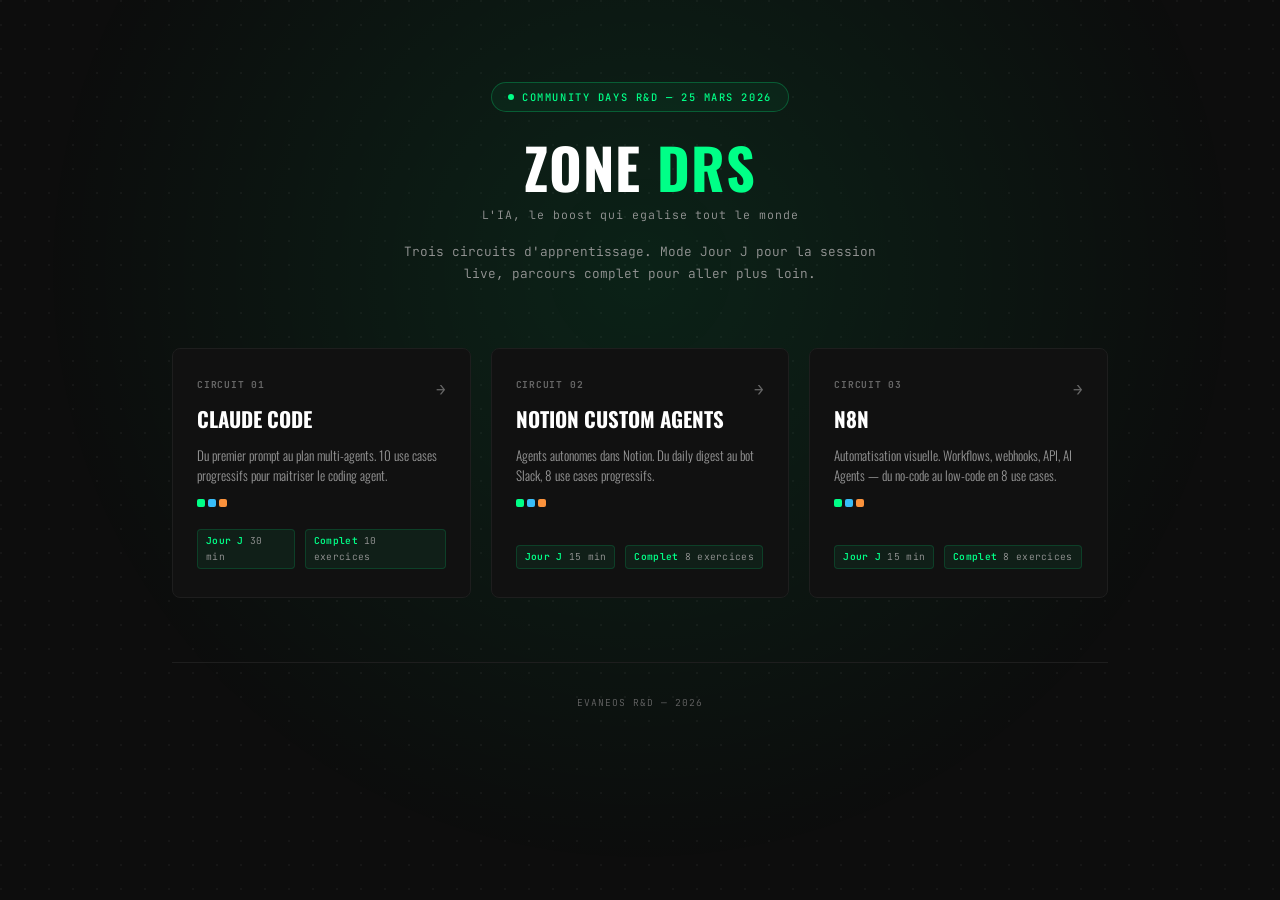
<file: index.html>
<!DOCTYPE html>
<html lang="fr">
<head>
<meta charset="UTF-8">
<meta name="viewport" content="width=device-width, initial-scale=1.0">
<title>Zone DRS — Community Days R&D 2026</title>
<link rel="icon" type="image/svg+xml" href="data:image/svg+xml,%3Csvg xmlns='http://www.w3.org/2000/svg' viewBox='0 0 32 32'%3E%3Crect width='32' height='32' rx='7' fill='%230D0D0D'/%3E%3Ctext x='16' y='22' text-anchor='middle' font-size='16' fill='%2300FF87'%3E%E2%9A%A1%3C/text%3E%3C/svg%3E">
<link href="https://fonts.googleapis.com/css2?family=Oswald:wght@400;500;600;700&family=JetBrains+Mono:wght@400;500;700&display=swap" rel="stylesheet">
<style>
  :root {
    --carbon: #0D0D0D;
    --card: #111111;
    --card-border: #1E1E1E;
    --neon: #00FF87;
    --neon-dim: rgba(0, 255, 135, 0.19);
    --neon-glow: rgba(0, 255, 135, 0.09);
    --gray-100: #E0E0E0;
    --gray-300: #999999;
    --gray-500: #666666;
    --gray-700: #333333;
  }

  * { margin: 0; padding: 0; box-sizing: border-box; }

  html, body {
    width: 100%;
    min-height: 100vh;
    background: var(--carbon);
    color: var(--gray-100);
    font-family: 'Oswald', sans-serif;
    font-weight: 300;
    line-height: 1.625;
  }

  body::before {
    content: '';
    position: fixed;
    inset: 0;
    background-image: radial-gradient(circle at 1px 1px, rgba(255,255,255,0.04) 1px, transparent 0);
    background-size: 24px 24px;
    pointer-events: none;
  }

  body::after {
    content: '';
    position: fixed;
    inset: 0;
    background: radial-gradient(ellipse 600px 600px at 50% 30%, var(--neon-glow), transparent);
    pointer-events: none;
  }

  .container {
    position: relative;
    z-index: 1;
    max-width: 1000px;
    margin: 0 auto;
    padding: 80px 32px 60px;
  }

  .header {
    text-align: center;
    margin-bottom: 64px;
  }

  .header-badge {
    display: inline-flex;
    align-items: center;
    gap: 8px;
    font-family: 'JetBrains Mono', monospace;
    font-size: 0.65rem;
    font-weight: 500;
    letter-spacing: 0.15em;
    text-transform: uppercase;
    padding: 6px 16px;
    border-radius: 20px;
    background: rgba(0, 255, 135, 0.05);
    color: var(--neon);
    border: 1px solid rgba(0, 255, 135, 0.25);
    margin-bottom: 24px;
  }

  .header-badge-dot {
    width: 6px;
    height: 6px;
    border-radius: 50%;
    background: var(--neon);
    animation: pulse-neon 2s ease-in-out infinite;
  }

  @keyframes pulse-neon {
    0%, 100% { opacity: 1; }
    50% { opacity: 0.4; }
  }

  .header h1 {
    font-family: 'Oswald', sans-serif;
    font-size: 3.5rem;
    font-weight: 700;
    letter-spacing: 0.02em;
    text-transform: uppercase;
    color: #fff;
    line-height: 1.1;
  }

  .header h1 span {
    color: var(--neon);
  }

  .header p {
    margin-top: 16px;
    color: var(--gray-300);
    font-family: 'JetBrains Mono', monospace;
    font-size: 0.8rem;
    max-width: 500px;
    margin-left: auto;
    margin-right: auto;
    line-height: 1.7;
  }

  .header-subtitle {
    font-family: 'JetBrains Mono', monospace;
    font-size: 0.72rem;
    letter-spacing: 0.08em;
    color: var(--gray-300);
    margin-top: 8px;
  }

  .cards {
    display: grid;
    grid-template-columns: repeat(3, 1fr);
    gap: 20px;
  }

  @media (max-width: 768px) {
    .cards { grid-template-columns: 1fr; }
    .header h1 { font-size: 2.4rem; }
  }

  .card {
    position: relative;
    background: var(--card);
    border: 1px solid var(--card-border);
    border-radius: 8px;
    padding: 28px 24px;
    text-decoration: none;
    color: inherit;
    transition: all 0.3s cubic-bezier(0.4, 0, 0.2, 1);
    display: flex;
    flex-direction: column;
    gap: 14px;
    overflow: hidden;
  }

  .card:hover {
    border-color: rgba(0, 255, 135, 0.3);
    box-shadow: 0 0 30px var(--neon-glow);
    transform: translateY(-3px);
  }

  .card-number {
    font-family: 'JetBrains Mono', monospace;
    font-size: 0.6rem;
    font-weight: 700;
    letter-spacing: 0.08em;
    color: var(--gray-500);
    text-transform: uppercase;
  }

  .card-title {
    font-family: 'Oswald', sans-serif;
    font-size: 1.3rem;
    font-weight: 700;
    line-height: 1.15;
    text-transform: uppercase;
    color: #fff;
  }

  .card-desc {
    font-size: 0.82rem;
    color: var(--gray-300);
    line-height: 1.55;
    font-weight: 300;
  }

  .card-meta {
    display: flex;
    gap: 10px;
    margin-top: auto;
    padding-top: 8px;
  }

  .card-meta-item {
    font-family: 'JetBrains Mono', monospace;
    font-size: 0.6rem;
    padding: 3px 8px;
    border-radius: 4px;
    background: rgba(0, 255, 135, 0.06);
    border: 1px solid rgba(0, 255, 135, 0.15);
    color: var(--gray-300);
    letter-spacing: 0.03em;
  }

  .card-meta-item strong {
    color: var(--neon);
    font-weight: 600;
  }

  .card-layers {
    display: flex;
    gap: 3px;
  }

  .card-layer-dot {
    width: 8px;
    height: 8px;
    border-radius: 2px;
  }

  .card-arrow {
    position: absolute;
    top: 28px;
    right: 24px;
    font-family: 'JetBrains Mono', monospace;
    font-size: 1rem;
    color: var(--gray-500);
    transition: all 0.3s;
  }

  .card:hover .card-arrow {
    color: var(--neon);
    transform: translateX(3px);
  }

  .footer {
    text-align: center;
    margin-top: 64px;
    padding-top: 32px;
    border-top: 1px solid var(--card-border);
  }

  .footer p {
    font-family: 'JetBrains Mono', monospace;
    font-size: 0.6rem;
    color: var(--gray-500);
    letter-spacing: 0.1em;
    text-transform: uppercase;
  }
</style>
</head>
<body>

<div class="container">
  <div class="header">
    <div class="header-badge">
      <span class="header-badge-dot"></span>
      Community Days R&D — 25 mars 2026
    </div>
    <h1>Zone <span>DRS</span></h1>
    <div class="header-subtitle">L'IA, le boost qui egalise tout le monde</div>
    <p>Trois circuits d'apprentissage. Mode Jour J pour la session live, parcours complet pour aller plus loin.</p>
  </div>

  <div class="cards">
    <a href="claude-code/" class="card">
      <span class="card-arrow">&rarr;</span>
      <div class="card-number">Circuit 01</div>
      <div class="card-title">Claude Code</div>
      <div class="card-desc">
        Du premier prompt au plan multi-agents. 10 use cases progressifs pour maitriser le coding agent.
      </div>
      <div class="card-layers">
        <div class="card-layer-dot" style="background:#00FF87"></div>
        <div class="card-layer-dot" style="background:#38bdf8"></div>
        <div class="card-layer-dot" style="background:#fb923c"></div>
      </div>
      <div class="card-meta">
        <div class="card-meta-item"><strong>Jour J</strong> 30 min</div>
        <div class="card-meta-item"><strong>Complet</strong> 10 exercices</div>
      </div>
    </a>

    <a href="notion-agents/" class="card">
      <span class="card-arrow">&rarr;</span>
      <div class="card-number">Circuit 02</div>
      <div class="card-title">Notion Custom Agents</div>
      <div class="card-desc">
        Agents autonomes dans Notion. Du daily digest au bot Slack, 8 use cases progressifs.
      </div>
      <div class="card-layers">
        <div class="card-layer-dot" style="background:#00FF87"></div>
        <div class="card-layer-dot" style="background:#38bdf8"></div>
        <div class="card-layer-dot" style="background:#fb923c"></div>
      </div>
      <div class="card-meta">
        <div class="card-meta-item"><strong>Jour J</strong> 15 min</div>
        <div class="card-meta-item"><strong>Complet</strong> 8 exercices</div>
      </div>
    </a>

    <a href="n8n/" class="card">
      <span class="card-arrow">&rarr;</span>
      <div class="card-number">Circuit 03</div>
      <div class="card-title">n8n</div>
      <div class="card-desc">
        Automatisation visuelle. Workflows, webhooks, API, AI Agents — du no-code au low-code en 8 use cases.
      </div>
      <div class="card-layers">
        <div class="card-layer-dot" style="background:#00FF87"></div>
        <div class="card-layer-dot" style="background:#38bdf8"></div>
        <div class="card-layer-dot" style="background:#fb923c"></div>
      </div>
      <div class="card-meta">
        <div class="card-meta-item"><strong>Jour J</strong> 15 min</div>
        <div class="card-meta-item"><strong>Complet</strong> 8 exercices</div>
      </div>
    </a>

  </div>

  <div class="footer">
    <p>Evaneos R&D — 2026</p>
  </div>
</div>

</body>
</html>
</file>
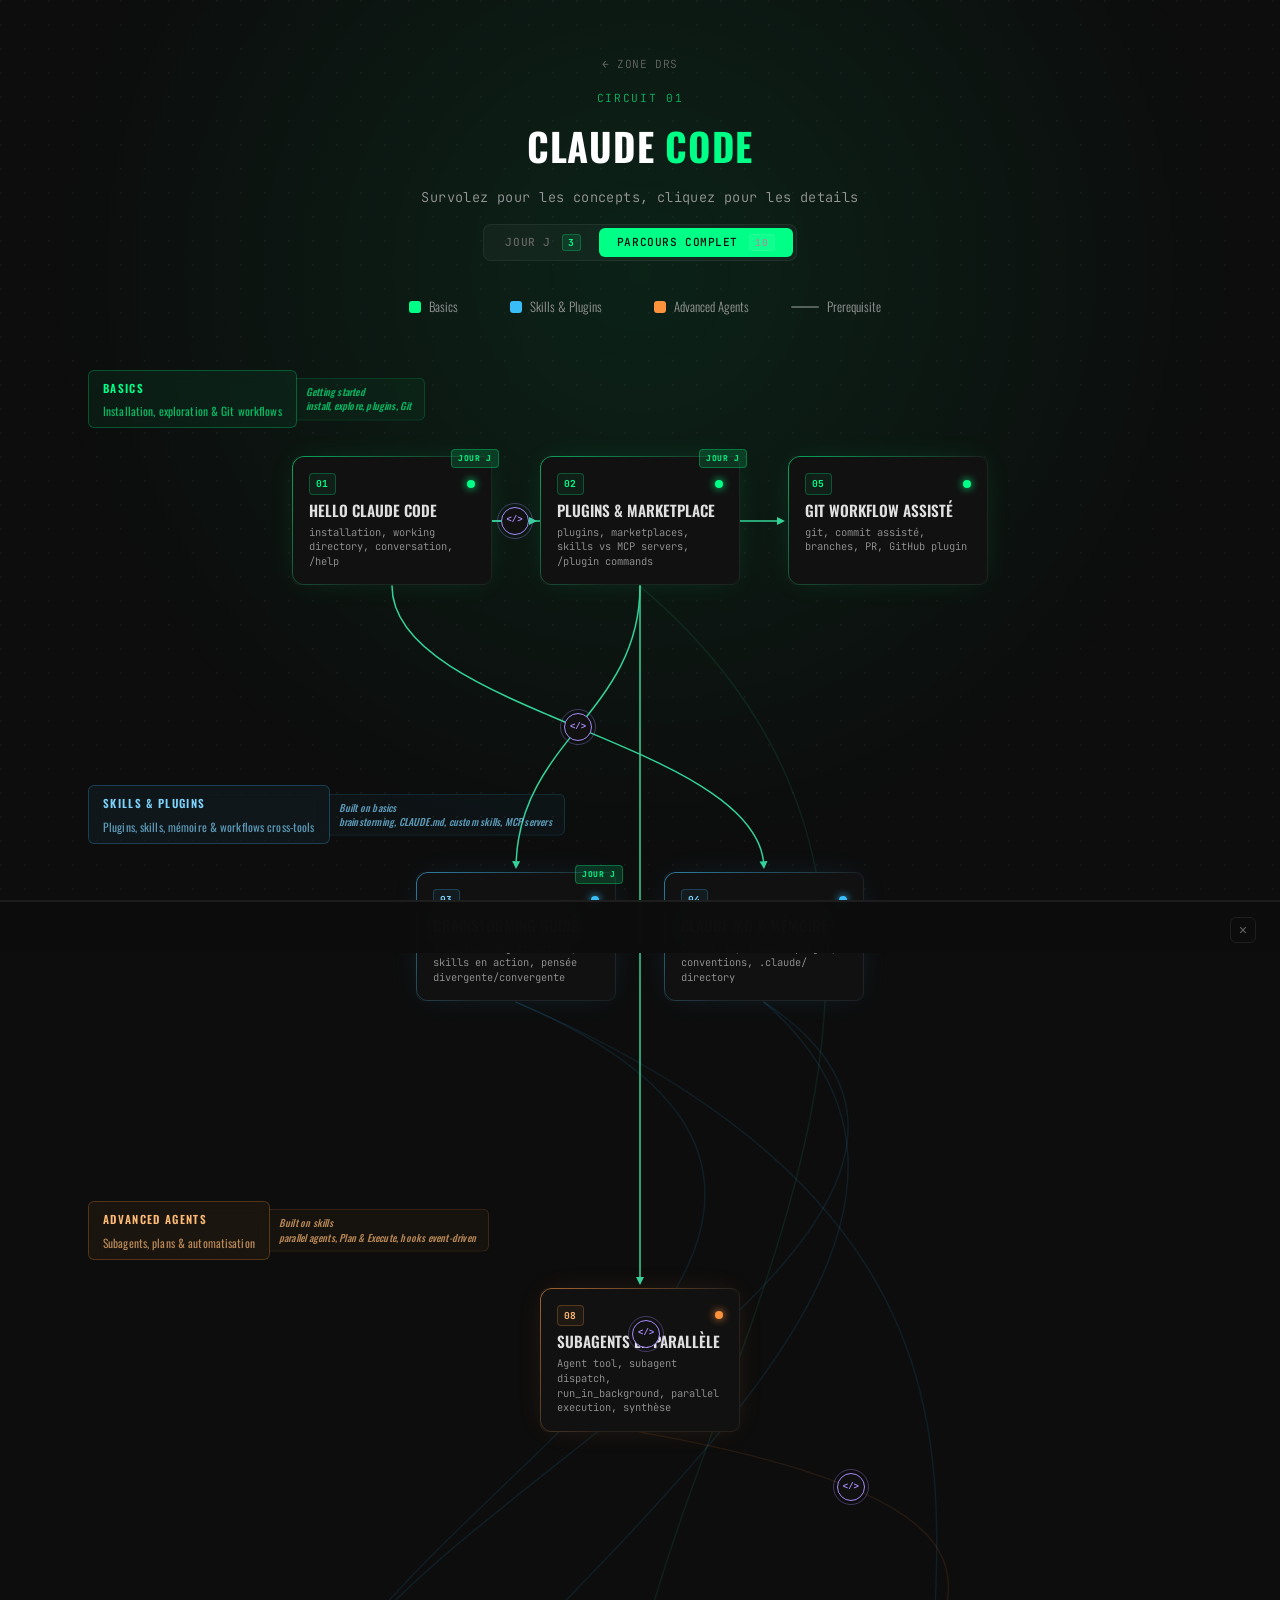
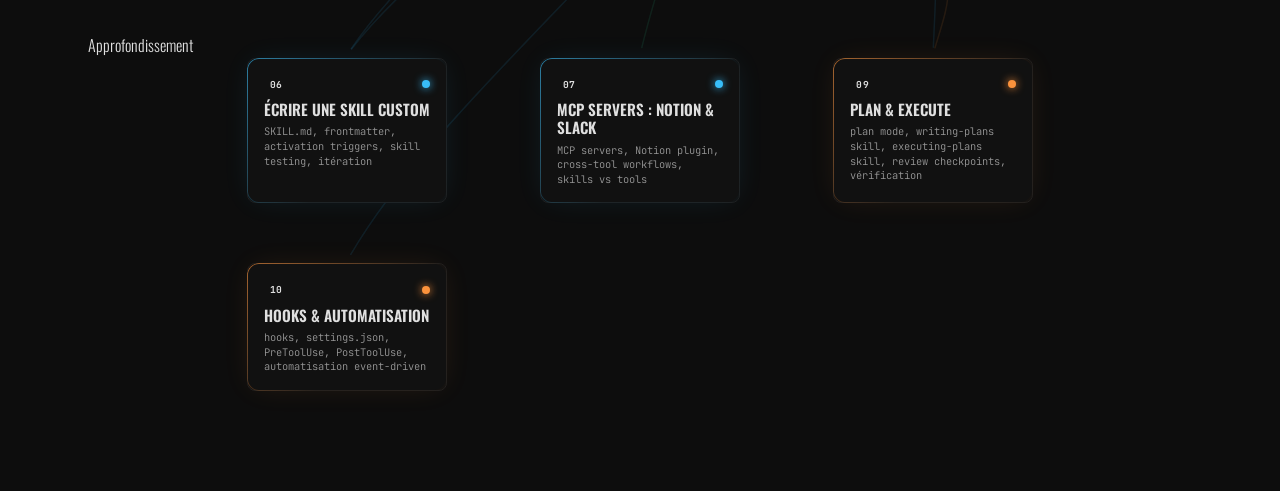
<file: claude-code/index.html>
<!DOCTYPE html>
<html lang="fr">
<head>
<meta charset="UTF-8">
<meta name="viewport" content="width=device-width, initial-scale=1.0">
<title>Claude Code — Learning Path</title>
<link rel="icon" type="image/svg+xml" href="data:image/svg+xml,%3Csvg xmlns='http://www.w3.org/2000/svg' viewBox='0 0 32 32'%3E%3Crect width='32' height='32' rx='7' fill='%230f172a'/%3E%3Ctext x='16' y='22' text-anchor='middle' font-size='18'%3E%F0%9F%94%A7%3C/text%3E%3C/svg%3E">
<link rel="stylesheet" href="../shared/learning-map.css">
<style>
  /* Morph icon styles (inline to avoid extra file) */
  .morph-icon {
    position: absolute; z-index: 5; width: 28px; height: 28px; border-radius: 50%;
    background: var(--bg-card); border: 1.5px solid #a78bfa;
    display: flex; align-items: center; justify-content: center;
    cursor: pointer; transition: all 0.25s ease;
    animation: morphIconAppear 0.4s ease-out backwards;
  }
  @keyframes morphIconAppear { from { opacity: 0; transform: scale(0.3); } to { opacity: 1; transform: scale(1); } }
  .morph-icon::after {
    content: ''; position: absolute; inset: -5px; border-radius: 50%;
    border: 1.5px solid rgba(167, 139, 250, 0.35);
    animation: morphIconRipple 2.5s ease-out infinite;
  }
  @keyframes morphIconRipple { 0% { transform: scale(1); opacity: 1; } 70% { transform: scale(1.5); opacity: 0; } 100% { transform: scale(1.5); opacity: 0; } }
  .morph-icon:hover { background: rgba(167, 139, 250, 0.15); border-color: #c4b5fd; box-shadow: 0 0 14px rgba(167, 139, 250, 0.4); transform: scale(1.12); }
  .morph-icon-text { color: #a78bfa; font-family: 'SF Mono', monospace; font-size: 9px; font-weight: 700; pointer-events: none; transition: color 0.25s; }
  .morph-icon:hover .morph-icon-text { color: #e9d5ff; }

  /* Morph modal */
  .morph-overlay { position: fixed; inset: 0; background: rgba(0,0,0,0.75); backdrop-filter: blur(4px); z-index: 1000; display: flex; align-items: center; justify-content: center; opacity: 0; transition: opacity 0.3s; pointer-events: none; }
  .morph-overlay--visible { opacity: 1; pointer-events: all; }
  .morph-modal { background: var(--bg-surface); border: 1px solid rgba(167,139,250,0.2); border-radius: 16px; padding: 32px; max-width: 720px; width: 90%; max-height: 85vh; overflow-y: auto; transform: translateY(20px) scale(0.97); transition: transform 0.3s cubic-bezier(0.16,1,0.3,1); box-shadow: 0 25px 50px rgba(0,0,0,0.5); }
  .morph-overlay--visible .morph-modal { transform: translateY(0) scale(1); }
  .morph-modal-header { display: flex; align-items: center; justify-content: space-between; margin-bottom: 24px; }
  .morph-modal-title { font-size: 1.1rem; font-weight: 600; color: var(--text-primary); display: flex; align-items: center; gap: 8px; }
  .morph-modal-arrow { color: #a78bfa; font-size: 0.9rem; }
  .morph-modal-close { background: none; border: 1px solid rgba(255,255,255,0.1); border-radius: 8px; color: var(--text-secondary); width: 32px; height: 32px; font-size: 1.2rem; cursor: pointer; display: flex; align-items: center; justify-content: center; transition: all 0.2s; }
  .morph-modal-close:hover { background: rgba(255,255,255,0.05); color: var(--text-primary); }
  .morph-block { margin-bottom: 24px; }
  .morph-legend { font-size: 0.85rem; color: var(--text-secondary); line-height: 1.5; margin-bottom: 12px; }
  .morph-legend code { background: rgba(167,139,250,0.12); color: #c4b5fd; padding: 1px 5px; border-radius: 3px; font-family: 'SF Mono', monospace; font-size: 0.8rem; }
  .morph-code { position: relative; white-space: pre; background: #0d1117; border: 1px solid rgba(255,255,255,0.06); border-radius: 10px; padding: 16px 20px; font-family: 'SF Mono', monospace; font-size: 0.82rem; line-height: 1.7; overflow-x: auto; margin-bottom: 10px; color: #e2e8f0; }
  .morph-controls { display: flex; gap: 6px; align-items: center; }
  .morph-btn { background: rgba(167,139,250,0.08); border: 1px solid rgba(167,139,250,0.2); color: #c4b5fd; padding: 5px 14px; border-radius: 6px; font-size: 0.75rem; font-weight: 500; cursor: pointer; transition: all 0.2s; font-family: inherit; }
  .morph-btn:hover { background: rgba(167,139,250,0.15); border-color: rgba(167,139,250,0.4); color: #e9d5ff; }
  .morph-btn--active { background: rgba(167,139,250,0.2); border-color: #a78bfa; color: #e9d5ff; }
  .morph-btn-play { display: inline-flex; align-items: center; gap: 6px; }
  .morph-btn-play-icon { transition: transform 0.5s ease; flex-shrink: 0; }
  .morph-btn-play-label { display: inline-grid; }
  .morph-btn-play-label > span { grid-area: 1/1; transition: opacity 0.5s ease; }
  .morph-btn-play-label-revert { opacity: 0; }
  .morph-btn-play--after .morph-btn-play-icon { transform: rotate(-180deg); }
  .morph-btn-play--after .morph-btn-play-label-play { opacity: 0; }
  .morph-btn-play--after .morph-btn-play-label-revert { opacity: 1; }

  /* Shiki Magic Move */
  .shiki-magic-move-container { position: relative; white-space: pre; }
  .shiki-magic-move-item { display: inline-block; transition: color var(--smm-duration, 0.5s) var(--smm-easing, ease); }
  .shiki-magic-move-move { transition: all var(--smm-duration, 0.5s) var(--smm-easing, ease); z-index: 1; }
  .shiki-magic-move-enter-active, .shiki-magic-move-leave-active { transition: all var(--smm-duration, 0.5s) var(--smm-easing, ease); }
  .shiki-magic-move-enter-from, .shiki-magic-move-leave-to { opacity: 0; }
  br.shiki-magic-move-leave-active { display: none; }

  .branches-grid {
    display: grid;
    gap: 60px 80px;
    max-width: 800px;
    margin: 0 auto;
    justify-items: center;
  }
</style>
</head>
<body>

<div class="header">
  <a href="../" class="header-back">&larr; Zone DRS</a>
  <div class="header-subtitle">Circuit 01</div>
  <h1>Claude <span>Code</span></h1>
  <p>Survolez pour les concepts, cliquez pour les details</p>
  <div class="mode-toggle" id="modeToggle"></div>
</div>

<div class="legend" id="legend"></div>

<div class="tree-container" id="treeContainer"></div>

<div class="tooltip" id="tooltip"></div>

<div class="detail-panel" id="detailPanel">
  <button class="detail-panel-close" id="detailClose" aria-label="Fermer">&times;</button>
  <div class="detail-inner" id="detailContent"></div>
</div>

<div class="morph-overlay" id="morphOverlay">
  <div class="morph-modal">
    <div class="morph-modal-header">
      <div class="morph-modal-title" id="morphModalTitle"></div>
      <button class="morph-modal-close" id="morphModalClose">&times;</button>
    </div>
    <div id="morphModalContent"></div>
  </div>
</div>

<script src="data.js"></script>
<script src="../shared/learning-map-engine.js"></script>
<script>
  LearningMap.init({
    storageKey: 'progress-claude-code',
    layers: ['basics', 'skills', 'agents'],
  });
</script>
</body>
</html>
</file>
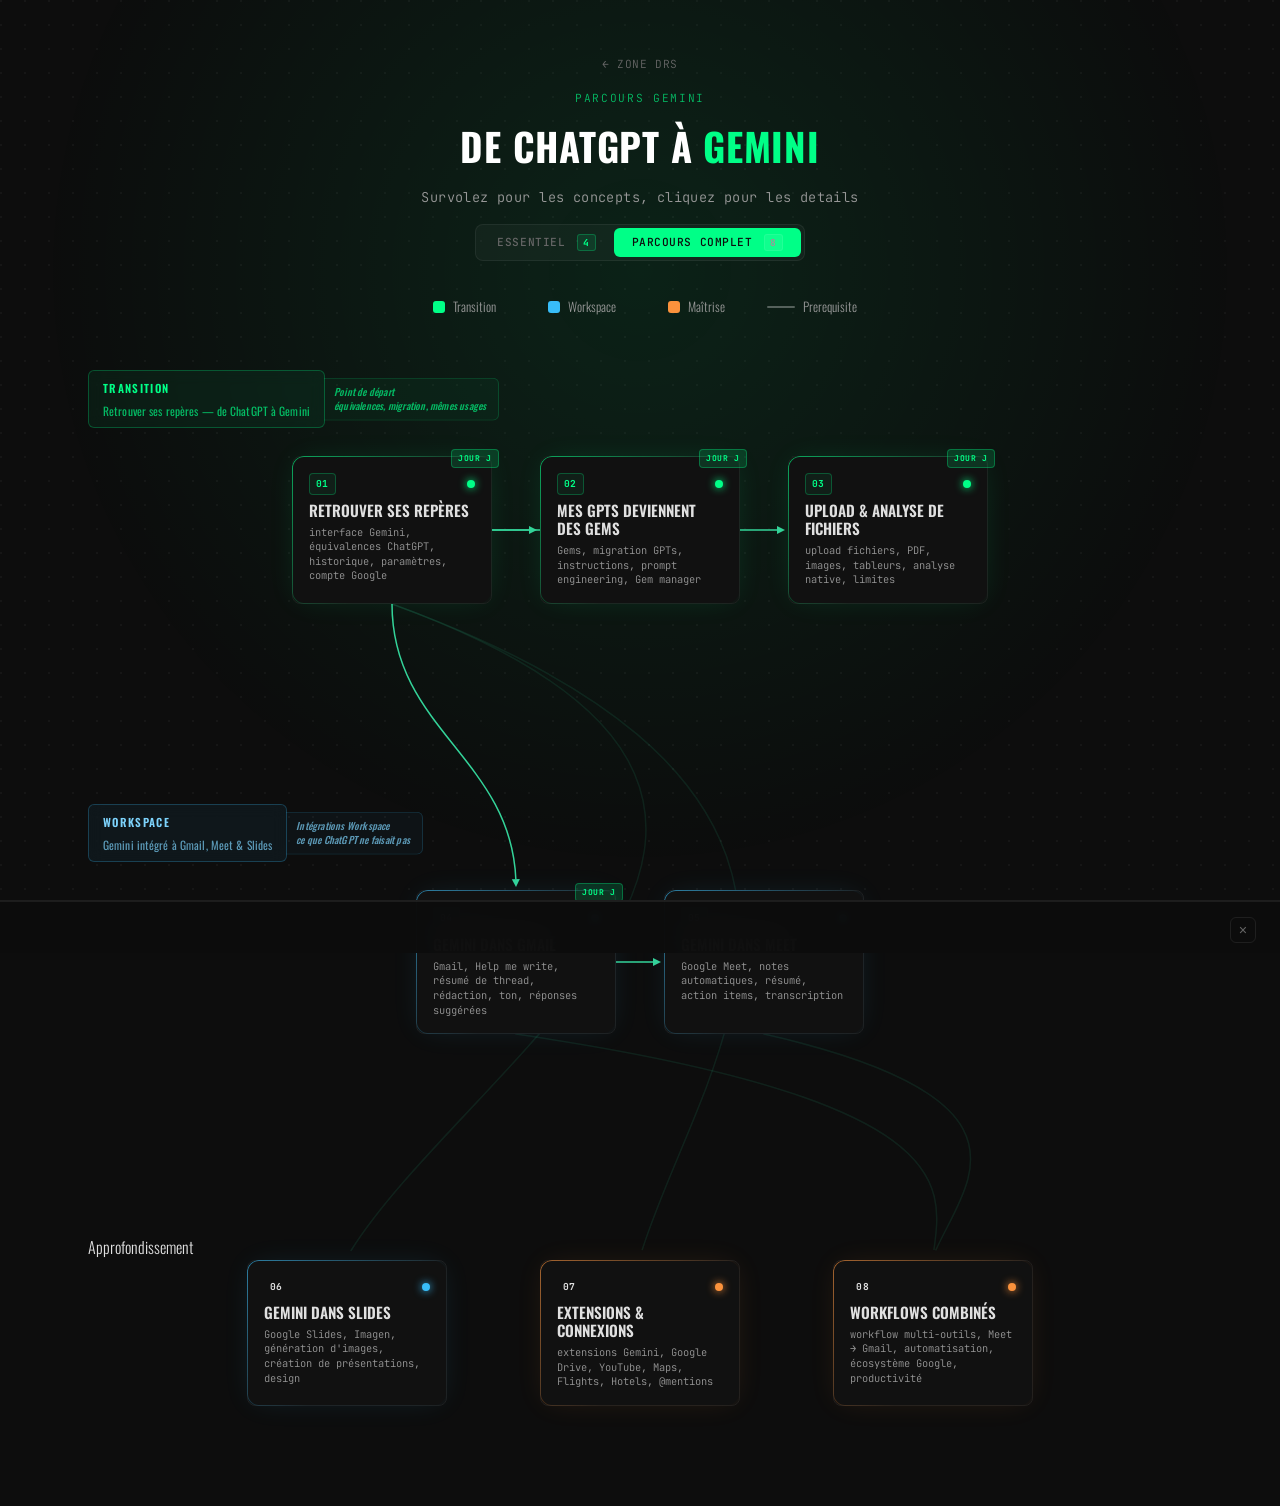
<file: gemini/index.html>
<!DOCTYPE html>
<html lang="fr">
<head>
<meta charset="UTF-8">
<meta name="viewport" content="width=device-width, initial-scale=1.0">
<title>De ChatGPT à Gemini — Learning Path</title>
<link rel="icon" type="image/svg+xml" href="data:image/svg+xml,%3Csvg xmlns='http://www.w3.org/2000/svg' viewBox='0 0 32 32'%3E%3Crect width='32' height='32' rx='7' fill='%230f172a'/%3E%3Ctext x='16' y='22' text-anchor='middle' font-size='18'%3E%F0%9F%94%A7%3C/text%3E%3C/svg%3E">
<link rel="stylesheet" href="../shared/learning-map.css">
<style>
  /* Morph icon styles (inline to avoid extra file) */
  .morph-icon {
    position: absolute; z-index: 5; width: 28px; height: 28px; border-radius: 50%;
    background: var(--bg-card); border: 1.5px solid #a78bfa;
    display: flex; align-items: center; justify-content: center;
    cursor: pointer; transition: all 0.25s ease;
    animation: morphIconAppear 0.4s ease-out backwards;
  }
  @keyframes morphIconAppear { from { opacity: 0; transform: scale(0.3); } to { opacity: 1; transform: scale(1); } }
  .morph-icon::after {
    content: ''; position: absolute; inset: -5px; border-radius: 50%;
    border: 1.5px solid rgba(167, 139, 250, 0.35);
    animation: morphIconRipple 2.5s ease-out infinite;
  }
  @keyframes morphIconRipple { 0% { transform: scale(1); opacity: 1; } 70% { transform: scale(1.5); opacity: 0; } 100% { transform: scale(1.5); opacity: 0; } }
  .morph-icon:hover { background: rgba(167, 139, 250, 0.15); border-color: #c4b5fd; box-shadow: 0 0 14px rgba(167, 139, 250, 0.4); transform: scale(1.12); }
  .morph-icon-text { color: #a78bfa; font-family: 'SF Mono', monospace; font-size: 9px; font-weight: 700; pointer-events: none; transition: color 0.25s; }
  .morph-icon:hover .morph-icon-text { color: #e9d5ff; }

  /* Morph modal */
  .morph-overlay { position: fixed; inset: 0; background: rgba(0,0,0,0.75); backdrop-filter: blur(4px); z-index: 1000; display: flex; align-items: center; justify-content: center; opacity: 0; transition: opacity 0.3s; pointer-events: none; }
  .morph-overlay--visible { opacity: 1; pointer-events: all; }
  .morph-modal { background: var(--bg-surface); border: 1px solid rgba(167,139,250,0.2); border-radius: 16px; padding: 32px; max-width: 720px; width: 90%; max-height: 85vh; overflow-y: auto; transform: translateY(20px) scale(0.97); transition: transform 0.3s cubic-bezier(0.16,1,0.3,1); box-shadow: 0 25px 50px rgba(0,0,0,0.5); }
  .morph-overlay--visible .morph-modal { transform: translateY(0) scale(1); }
  .morph-modal-header { display: flex; align-items: center; justify-content: space-between; margin-bottom: 24px; }
  .morph-modal-title { font-size: 1.1rem; font-weight: 600; color: var(--text-primary); display: flex; align-items: center; gap: 8px; }
  .morph-modal-arrow { color: #a78bfa; font-size: 0.9rem; }
  .morph-modal-close { background: none; border: 1px solid rgba(255,255,255,0.1); border-radius: 8px; color: var(--text-secondary); width: 32px; height: 32px; font-size: 1.2rem; cursor: pointer; display: flex; align-items: center; justify-content: center; transition: all 0.2s; }
  .morph-modal-close:hover { background: rgba(255,255,255,0.05); color: var(--text-primary); }
  .morph-block { margin-bottom: 24px; }
  .morph-legend { font-size: 0.85rem; color: var(--text-secondary); line-height: 1.5; margin-bottom: 12px; }
  .morph-legend code { background: rgba(167,139,250,0.12); color: #c4b5fd; padding: 1px 5px; border-radius: 3px; font-family: 'SF Mono', monospace; font-size: 0.8rem; }
  .morph-code { position: relative; white-space: pre; background: #0d1117; border: 1px solid rgba(255,255,255,0.06); border-radius: 10px; padding: 16px 20px; font-family: 'SF Mono', monospace; font-size: 0.82rem; line-height: 1.7; overflow-x: auto; margin-bottom: 10px; color: #e2e8f0; }
  .morph-controls { display: flex; gap: 6px; align-items: center; }
  .morph-btn { background: rgba(167,139,250,0.08); border: 1px solid rgba(167,139,250,0.2); color: #c4b5fd; padding: 5px 14px; border-radius: 6px; font-size: 0.75rem; font-weight: 500; cursor: pointer; transition: all 0.2s; font-family: inherit; }
  .morph-btn:hover { background: rgba(167,139,250,0.15); border-color: rgba(167,139,250,0.4); color: #e9d5ff; }
  .morph-btn--active { background: rgba(167,139,250,0.2); border-color: #a78bfa; color: #e9d5ff; }
  .morph-btn-play { display: inline-flex; align-items: center; gap: 6px; }
  .morph-btn-play-icon { transition: transform 0.5s ease; flex-shrink: 0; }
  .morph-btn-play-label { display: inline-grid; }
  .morph-btn-play-label > span { grid-area: 1/1; transition: opacity 0.5s ease; }
  .morph-btn-play-label-revert { opacity: 0; }
  .morph-btn-play--after .morph-btn-play-icon { transform: rotate(-180deg); }
  .morph-btn-play--after .morph-btn-play-label-play { opacity: 0; }
  .morph-btn-play--after .morph-btn-play-label-revert { opacity: 1; }

  /* Shiki Magic Move */
  .shiki-magic-move-container { position: relative; white-space: pre; }
  .shiki-magic-move-item { display: inline-block; transition: color var(--smm-duration, 0.5s) var(--smm-easing, ease); }
  .shiki-magic-move-move { transition: all var(--smm-duration, 0.5s) var(--smm-easing, ease); z-index: 1; }
  .shiki-magic-move-enter-active, .shiki-magic-move-leave-active { transition: all var(--smm-duration, 0.5s) var(--smm-easing, ease); }
  .shiki-magic-move-enter-from, .shiki-magic-move-leave-to { opacity: 0; }
  br.shiki-magic-move-leave-active { display: none; }

  .branches-grid {
    display: grid;
    gap: 60px 80px;
    max-width: 800px;
    margin: 0 auto;
    justify-items: center;
  }
</style>
</head>
<body>

<div class="header">
  <a href="../" class="header-back">&larr; Zone DRS</a>
  <div class="header-subtitle">Parcours Gemini</div>
  <h1>De ChatGPT à <span>Gemini</span></h1>
  <p>Survolez pour les concepts, cliquez pour les details</p>
  <div class="mode-toggle" id="modeToggle"></div>
</div>

<div class="legend" id="legend"></div>

<div class="tree-container" id="treeContainer"></div>

<div class="tooltip" id="tooltip"></div>

<div class="detail-panel" id="detailPanel">
  <button class="detail-panel-close" id="detailClose" aria-label="Fermer">&times;</button>
  <div class="detail-inner" id="detailContent"></div>
</div>

<div class="morph-overlay" id="morphOverlay">
  <div class="morph-modal">
    <div class="morph-modal-header">
      <div class="morph-modal-title" id="morphModalTitle"></div>
      <button class="morph-modal-close" id="morphModalClose">&times;</button>
    </div>
    <div id="morphModalContent"></div>
  </div>
</div>

<script src="data.js"></script>
<script src="../shared/learning-map-engine.js"></script>
<script>
  LearningMap.init({
    storageKey: 'progress-gemini',
    layers: ['transition', 'workspace', 'mastery'],
    quickLabel: 'Essentiel',
    fullLabel: 'Parcours complet',
  });
</script>
</body>
</html>
</file>
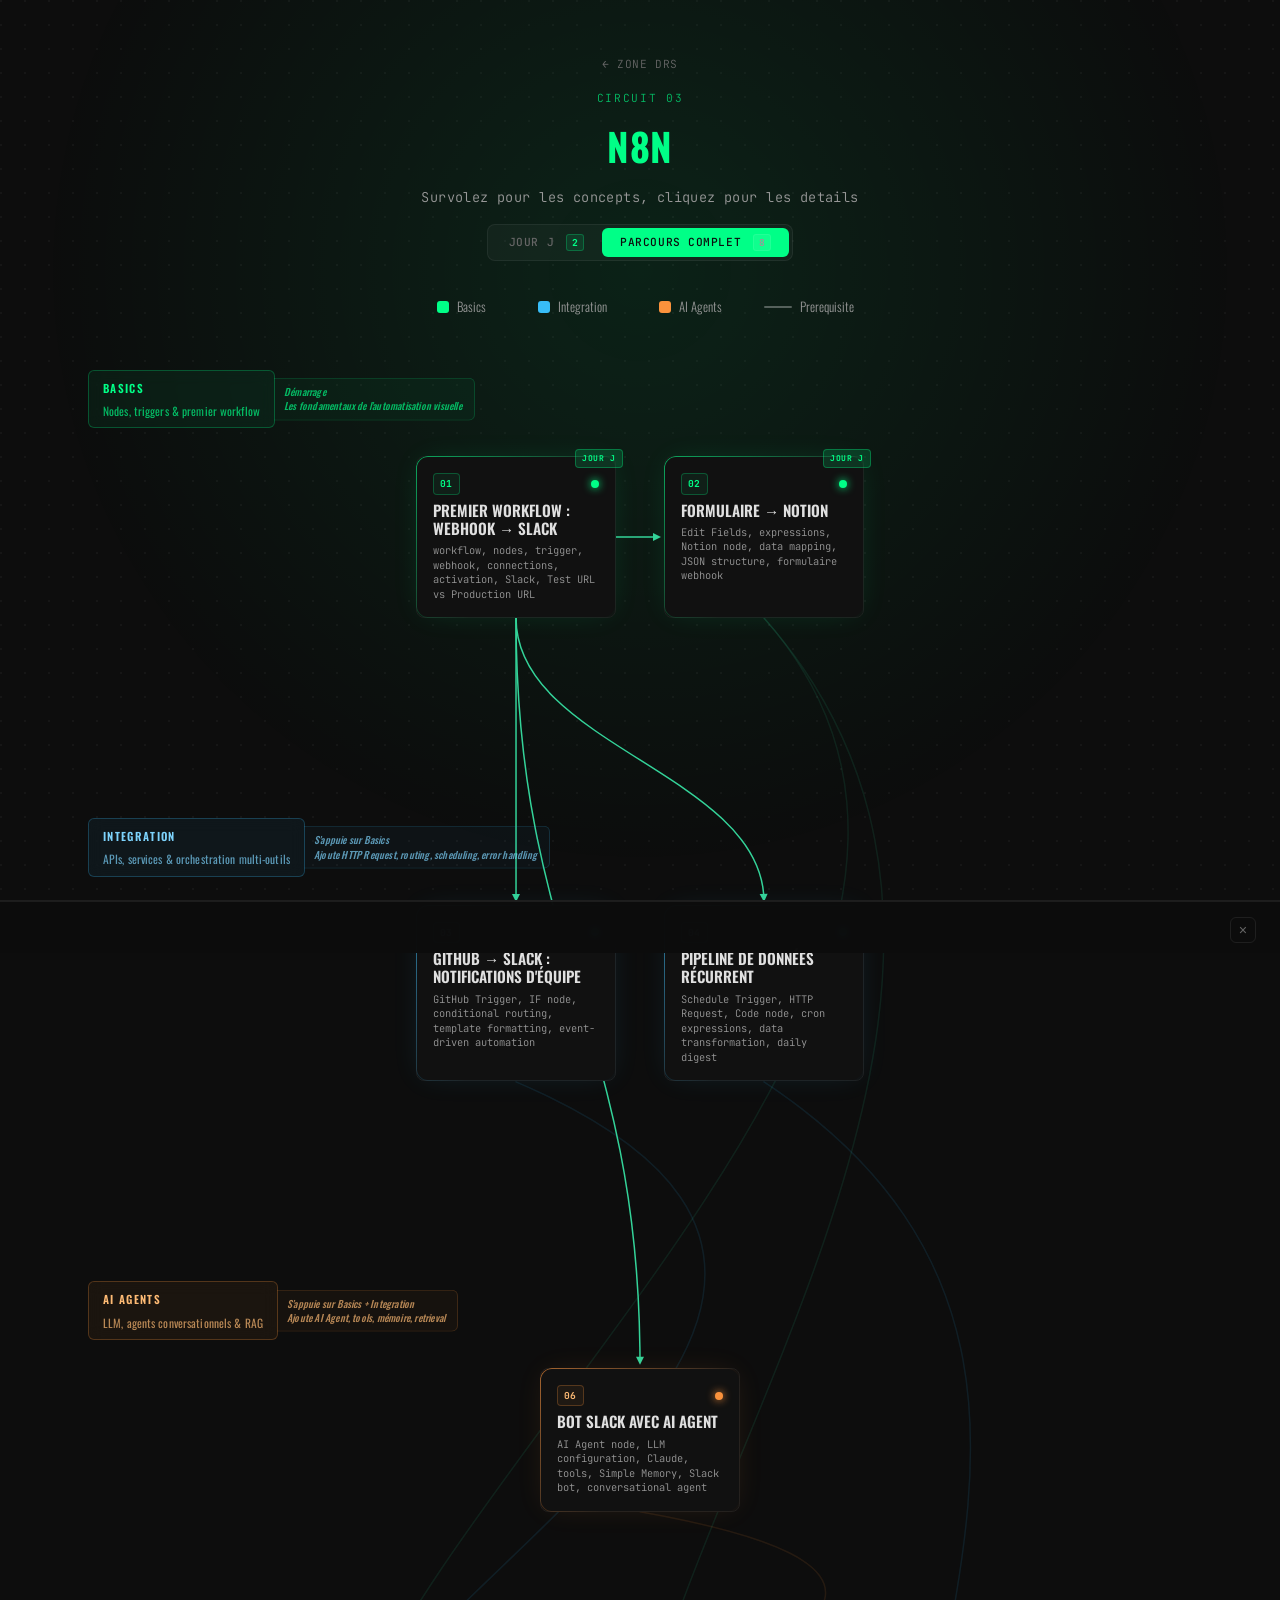
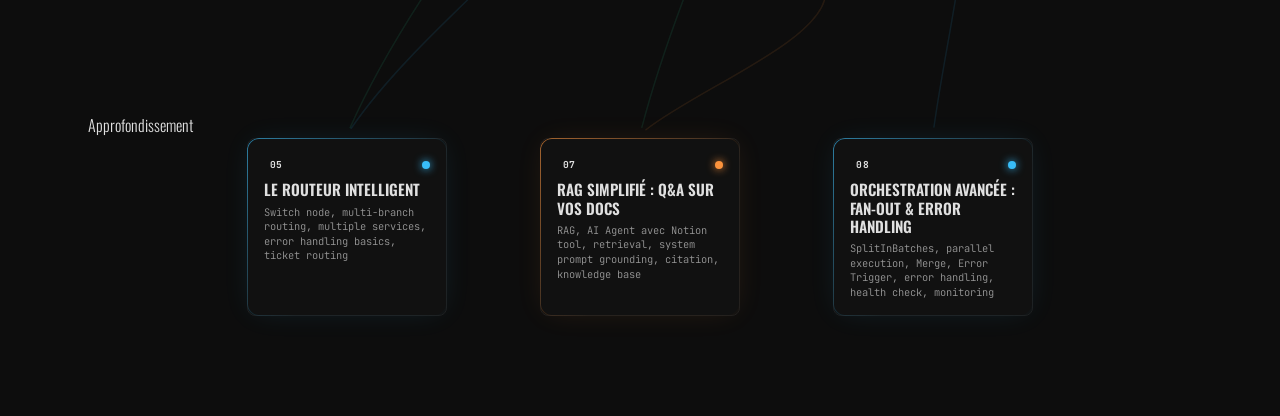
<file: n8n/index.html>
<!DOCTYPE html>
<html lang="fr">
<head>
<meta charset="UTF-8">
<meta name="viewport" content="width=device-width, initial-scale=1.0">
<title>n8n — Learning Path</title>
<link rel="icon" type="image/svg+xml" href="data:image/svg+xml,%3Csvg xmlns='http://www.w3.org/2000/svg' viewBox='0 0 32 32'%3E%3Crect width='32' height='32' rx='7' fill='%230f172a'/%3E%3Ctext x='16' y='22' text-anchor='middle' font-size='18'%3E%F0%9F%94%A7%3C/text%3E%3C/svg%3E">
<link rel="stylesheet" href="../shared/learning-map.css">
<style>
  /* Morph icon styles (inline to avoid extra file) */
  .morph-icon {
    position: absolute; z-index: 5; width: 28px; height: 28px; border-radius: 50%;
    background: var(--bg-card); border: 1.5px solid #a78bfa;
    display: flex; align-items: center; justify-content: center;
    cursor: pointer; transition: all 0.25s ease;
    animation: morphIconAppear 0.4s ease-out backwards;
  }
  @keyframes morphIconAppear { from { opacity: 0; transform: scale(0.3); } to { opacity: 1; transform: scale(1); } }
  .morph-icon::after {
    content: ''; position: absolute; inset: -5px; border-radius: 50%;
    border: 1.5px solid rgba(167, 139, 250, 0.35);
    animation: morphIconRipple 2.5s ease-out infinite;
  }
  @keyframes morphIconRipple { 0% { transform: scale(1); opacity: 1; } 70% { transform: scale(1.5); opacity: 0; } 100% { transform: scale(1.5); opacity: 0; } }
  .morph-icon:hover { background: rgba(167, 139, 250, 0.15); border-color: #c4b5fd; box-shadow: 0 0 14px rgba(167, 139, 250, 0.4); transform: scale(1.12); }
  .morph-icon-text { color: #a78bfa; font-family: 'SF Mono', monospace; font-size: 9px; font-weight: 700; pointer-events: none; transition: color 0.25s; }
  .morph-icon:hover .morph-icon-text { color: #e9d5ff; }

  /* Morph modal */
  .morph-overlay { position: fixed; inset: 0; background: rgba(0,0,0,0.75); backdrop-filter: blur(4px); z-index: 1000; display: flex; align-items: center; justify-content: center; opacity: 0; transition: opacity 0.3s; pointer-events: none; }
  .morph-overlay--visible { opacity: 1; pointer-events: all; }
  .morph-modal { background: var(--bg-surface); border: 1px solid rgba(167,139,250,0.2); border-radius: 16px; padding: 32px; max-width: 720px; width: 90%; max-height: 85vh; overflow-y: auto; transform: translateY(20px) scale(0.97); transition: transform 0.3s cubic-bezier(0.16,1,0.3,1); box-shadow: 0 25px 50px rgba(0,0,0,0.5); }
  .morph-overlay--visible .morph-modal { transform: translateY(0) scale(1); }
  .morph-modal-header { display: flex; align-items: center; justify-content: space-between; margin-bottom: 24px; }
  .morph-modal-title { font-size: 1.1rem; font-weight: 600; color: var(--text-primary); display: flex; align-items: center; gap: 8px; }
  .morph-modal-arrow { color: #a78bfa; font-size: 0.9rem; }
  .morph-modal-close { background: none; border: 1px solid rgba(255,255,255,0.1); border-radius: 8px; color: var(--text-secondary); width: 32px; height: 32px; font-size: 1.2rem; cursor: pointer; display: flex; align-items: center; justify-content: center; transition: all 0.2s; }
  .morph-modal-close:hover { background: rgba(255,255,255,0.05); color: var(--text-primary); }
  .morph-block { margin-bottom: 24px; }
  .morph-legend { font-size: 0.85rem; color: var(--text-secondary); line-height: 1.5; margin-bottom: 12px; }
  .morph-legend code { background: rgba(167,139,250,0.12); color: #c4b5fd; padding: 1px 5px; border-radius: 3px; font-family: 'SF Mono', monospace; font-size: 0.8rem; }
  .morph-code { position: relative; white-space: pre; background: #0d1117; border: 1px solid rgba(255,255,255,0.06); border-radius: 10px; padding: 16px 20px; font-family: 'SF Mono', monospace; font-size: 0.82rem; line-height: 1.7; overflow-x: auto; margin-bottom: 10px; color: #e2e8f0; }
  .morph-controls { display: flex; gap: 6px; align-items: center; }
  .morph-btn { background: rgba(167,139,250,0.08); border: 1px solid rgba(167,139,250,0.2); color: #c4b5fd; padding: 5px 14px; border-radius: 6px; font-size: 0.75rem; font-weight: 500; cursor: pointer; transition: all 0.2s; font-family: inherit; }
  .morph-btn:hover { background: rgba(167,139,250,0.15); border-color: rgba(167,139,250,0.4); color: #e9d5ff; }
  .morph-btn--active { background: rgba(167,139,250,0.2); border-color: #a78bfa; color: #e9d5ff; }
  .morph-btn-play { display: inline-flex; align-items: center; gap: 6px; }
  .morph-btn-play-icon { transition: transform 0.5s ease; flex-shrink: 0; }
  .morph-btn-play-label { display: inline-grid; }
  .morph-btn-play-label > span { grid-area: 1/1; transition: opacity 0.5s ease; }
  .morph-btn-play-label-revert { opacity: 0; }
  .morph-btn-play--after .morph-btn-play-icon { transform: rotate(-180deg); }
  .morph-btn-play--after .morph-btn-play-label-play { opacity: 0; }
  .morph-btn-play--after .morph-btn-play-label-revert { opacity: 1; }

  /* Shiki Magic Move */
  .shiki-magic-move-container { position: relative; white-space: pre; }
  .shiki-magic-move-item { display: inline-block; transition: color var(--smm-duration, 0.5s) var(--smm-easing, ease); }
  .shiki-magic-move-move { transition: all var(--smm-duration, 0.5s) var(--smm-easing, ease); z-index: 1; }
  .shiki-magic-move-enter-active, .shiki-magic-move-leave-active { transition: all var(--smm-duration, 0.5s) var(--smm-easing, ease); }
  .shiki-magic-move-enter-from, .shiki-magic-move-leave-to { opacity: 0; }
  br.shiki-magic-move-leave-active { display: none; }

  .branches-grid {
    display: grid;
    gap: 60px 80px;
    max-width: 800px;
    margin: 0 auto;
    justify-items: center;
  }
</style>
</head>
<body>

<div class="header">
  <a href="../" class="header-back">&larr; Zone DRS</a>
  <div class="header-subtitle">Circuit 03</div>
  <h1><span>n8n</span></h1>
  <p>Survolez pour les concepts, cliquez pour les details</p>
  <div class="mode-toggle" id="modeToggle"></div>
</div>

<div class="legend" id="legend"></div>

<div class="tree-container" id="treeContainer"></div>

<div class="tooltip" id="tooltip"></div>

<div class="detail-panel" id="detailPanel">
  <button class="detail-panel-close" id="detailClose" aria-label="Fermer">&times;</button>
  <div class="detail-inner" id="detailContent"></div>
</div>

<div class="morph-overlay" id="morphOverlay">
  <div class="morph-modal">
    <div class="morph-modal-header">
      <div class="morph-modal-title" id="morphModalTitle"></div>
      <button class="morph-modal-close" id="morphModalClose">&times;</button>
    </div>
    <div id="morphModalContent"></div>
  </div>
</div>

<script src="data.js"></script>
<script src="../shared/learning-map-engine.js"></script>
<script>
  LearningMap.init({
    storageKey: 'progress-n8n',
    layers: ['basics', 'integration', 'ai'],
  });
</script>
</body>
</html>
</file>
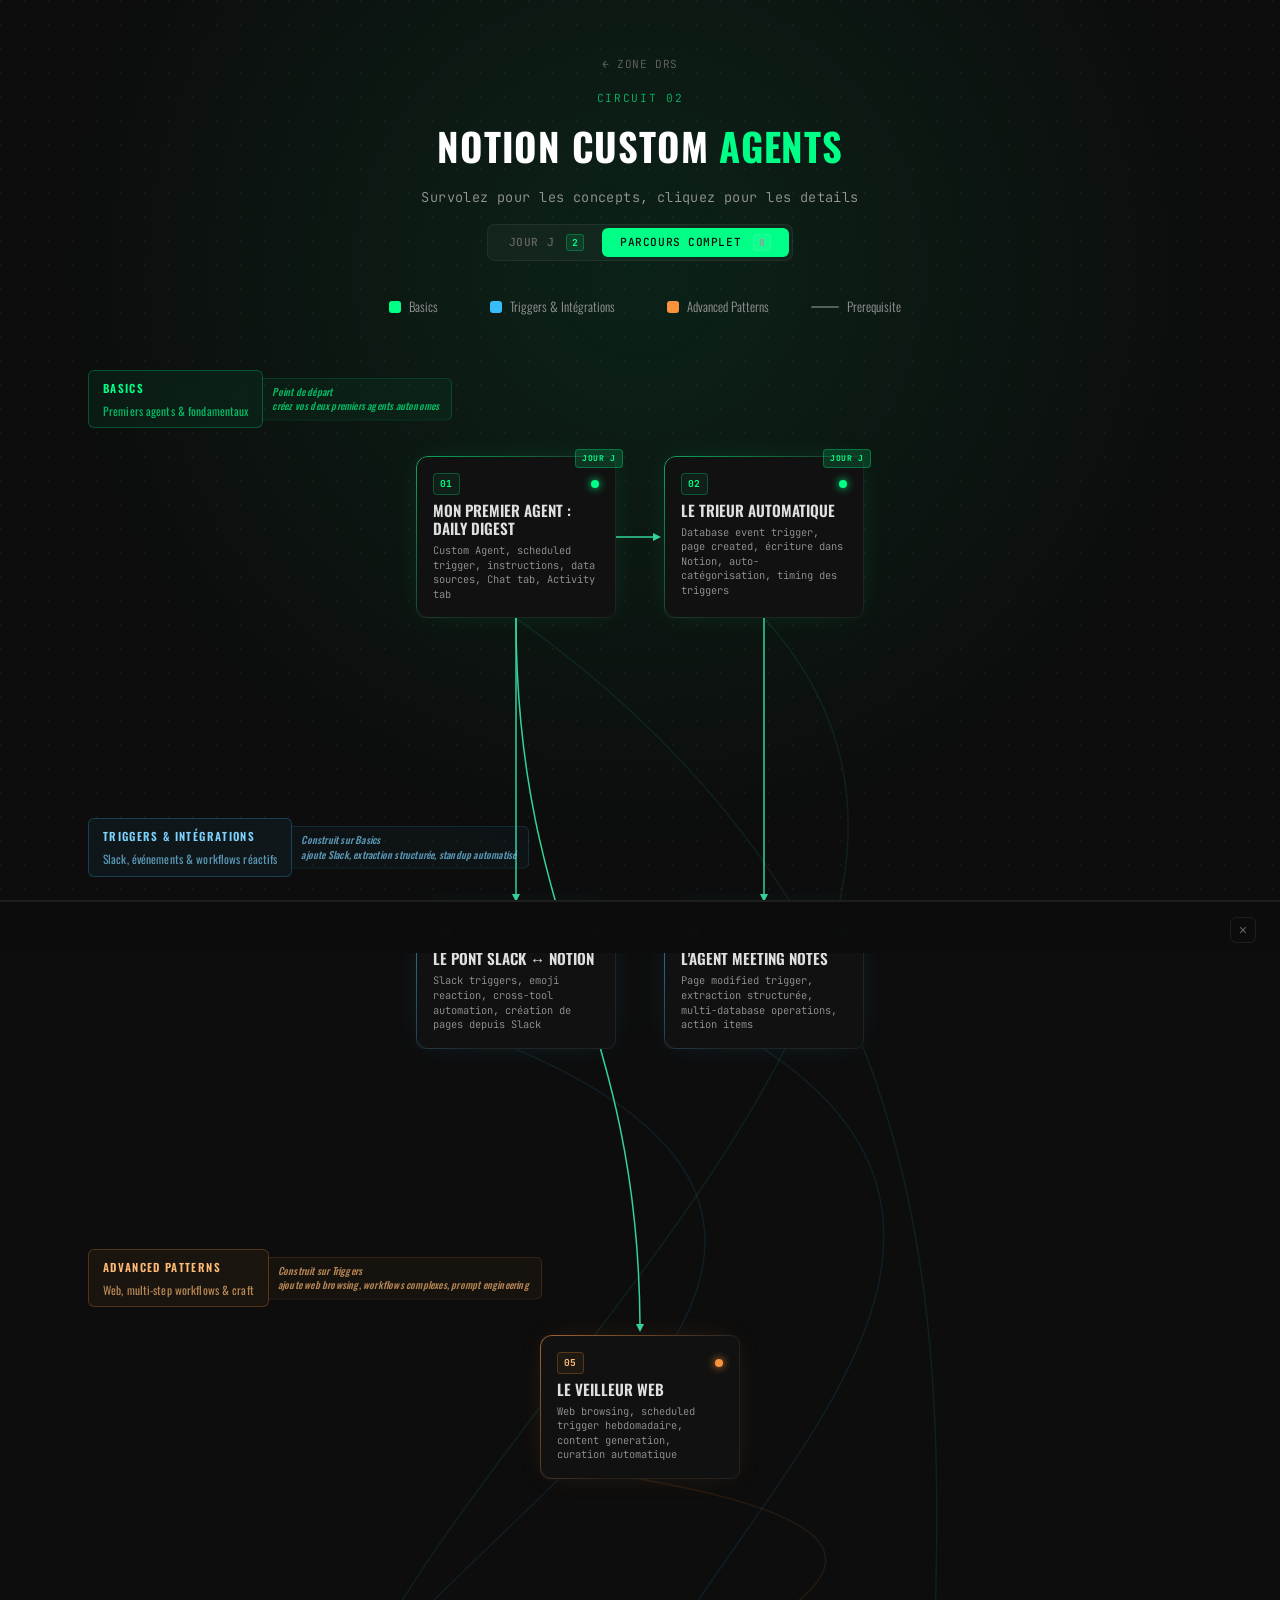
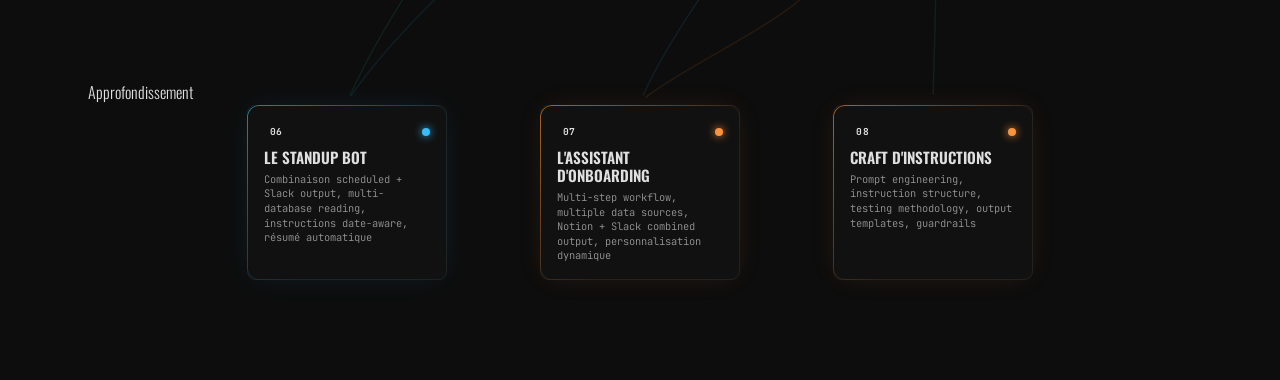
<file: notion-agents/index.html>
<!DOCTYPE html>
<html lang="fr">
<head>
<meta charset="UTF-8">
<meta name="viewport" content="width=device-width, initial-scale=1.0">
<title>Notion Custom Agents — Learning Path</title>
<link rel="icon" type="image/svg+xml" href="data:image/svg+xml,%3Csvg xmlns='http://www.w3.org/2000/svg' viewBox='0 0 32 32'%3E%3Crect width='32' height='32' rx='7' fill='%230f172a'/%3E%3Ctext x='16' y='22' text-anchor='middle' font-size='18'%3E%F0%9F%94%A7%3C/text%3E%3C/svg%3E">
<link rel="stylesheet" href="../shared/learning-map.css">
<style>
  /* Morph icon styles (inline to avoid extra file) */
  .morph-icon {
    position: absolute; z-index: 5; width: 28px; height: 28px; border-radius: 50%;
    background: var(--bg-card); border: 1.5px solid #a78bfa;
    display: flex; align-items: center; justify-content: center;
    cursor: pointer; transition: all 0.25s ease;
    animation: morphIconAppear 0.4s ease-out backwards;
  }
  @keyframes morphIconAppear { from { opacity: 0; transform: scale(0.3); } to { opacity: 1; transform: scale(1); } }
  .morph-icon::after {
    content: ''; position: absolute; inset: -5px; border-radius: 50%;
    border: 1.5px solid rgba(167, 139, 250, 0.35);
    animation: morphIconRipple 2.5s ease-out infinite;
  }
  @keyframes morphIconRipple { 0% { transform: scale(1); opacity: 1; } 70% { transform: scale(1.5); opacity: 0; } 100% { transform: scale(1.5); opacity: 0; } }
  .morph-icon:hover { background: rgba(167, 139, 250, 0.15); border-color: #c4b5fd; box-shadow: 0 0 14px rgba(167, 139, 250, 0.4); transform: scale(1.12); }
  .morph-icon-text { color: #a78bfa; font-family: 'SF Mono', monospace; font-size: 9px; font-weight: 700; pointer-events: none; transition: color 0.25s; }
  .morph-icon:hover .morph-icon-text { color: #e9d5ff; }

  /* Morph modal */
  .morph-overlay { position: fixed; inset: 0; background: rgba(0,0,0,0.75); backdrop-filter: blur(4px); z-index: 1000; display: flex; align-items: center; justify-content: center; opacity: 0; transition: opacity 0.3s; pointer-events: none; }
  .morph-overlay--visible { opacity: 1; pointer-events: all; }
  .morph-modal { background: var(--bg-surface); border: 1px solid rgba(167,139,250,0.2); border-radius: 16px; padding: 32px; max-width: 720px; width: 90%; max-height: 85vh; overflow-y: auto; transform: translateY(20px) scale(0.97); transition: transform 0.3s cubic-bezier(0.16,1,0.3,1); box-shadow: 0 25px 50px rgba(0,0,0,0.5); }
  .morph-overlay--visible .morph-modal { transform: translateY(0) scale(1); }
  .morph-modal-header { display: flex; align-items: center; justify-content: space-between; margin-bottom: 24px; }
  .morph-modal-title { font-size: 1.1rem; font-weight: 600; color: var(--text-primary); display: flex; align-items: center; gap: 8px; }
  .morph-modal-arrow { color: #a78bfa; font-size: 0.9rem; }
  .morph-modal-close { background: none; border: 1px solid rgba(255,255,255,0.1); border-radius: 8px; color: var(--text-secondary); width: 32px; height: 32px; font-size: 1.2rem; cursor: pointer; display: flex; align-items: center; justify-content: center; transition: all 0.2s; }
  .morph-modal-close:hover { background: rgba(255,255,255,0.05); color: var(--text-primary); }
  .morph-block { margin-bottom: 24px; }
  .morph-legend { font-size: 0.85rem; color: var(--text-secondary); line-height: 1.5; margin-bottom: 12px; }
  .morph-legend code { background: rgba(167,139,250,0.12); color: #c4b5fd; padding: 1px 5px; border-radius: 3px; font-family: 'SF Mono', monospace; font-size: 0.8rem; }
  .morph-code { position: relative; white-space: pre; background: #0d1117; border: 1px solid rgba(255,255,255,0.06); border-radius: 10px; padding: 16px 20px; font-family: 'SF Mono', monospace; font-size: 0.82rem; line-height: 1.7; overflow-x: auto; margin-bottom: 10px; color: #e2e8f0; }
  .morph-controls { display: flex; gap: 6px; align-items: center; }
  .morph-btn { background: rgba(167,139,250,0.08); border: 1px solid rgba(167,139,250,0.2); color: #c4b5fd; padding: 5px 14px; border-radius: 6px; font-size: 0.75rem; font-weight: 500; cursor: pointer; transition: all 0.2s; font-family: inherit; }
  .morph-btn:hover { background: rgba(167,139,250,0.15); border-color: rgba(167,139,250,0.4); color: #e9d5ff; }
  .morph-btn--active { background: rgba(167,139,250,0.2); border-color: #a78bfa; color: #e9d5ff; }
  .morph-btn-play { display: inline-flex; align-items: center; gap: 6px; }
  .morph-btn-play-icon { transition: transform 0.5s ease; flex-shrink: 0; }
  .morph-btn-play-label { display: inline-grid; }
  .morph-btn-play-label > span { grid-area: 1/1; transition: opacity 0.5s ease; }
  .morph-btn-play-label-revert { opacity: 0; }
  .morph-btn-play--after .morph-btn-play-icon { transform: rotate(-180deg); }
  .morph-btn-play--after .morph-btn-play-label-play { opacity: 0; }
  .morph-btn-play--after .morph-btn-play-label-revert { opacity: 1; }

  /* Shiki Magic Move */
  .shiki-magic-move-container { position: relative; white-space: pre; }
  .shiki-magic-move-item { display: inline-block; transition: color var(--smm-duration, 0.5s) var(--smm-easing, ease); }
  .shiki-magic-move-move { transition: all var(--smm-duration, 0.5s) var(--smm-easing, ease); z-index: 1; }
  .shiki-magic-move-enter-active, .shiki-magic-move-leave-active { transition: all var(--smm-duration, 0.5s) var(--smm-easing, ease); }
  .shiki-magic-move-enter-from, .shiki-magic-move-leave-to { opacity: 0; }
  br.shiki-magic-move-leave-active { display: none; }

  .branches-grid {
    display: grid;
    gap: 60px 80px;
    max-width: 800px;
    margin: 0 auto;
    justify-items: center;
  }
</style>
</head>
<body>

<div class="header">
  <a href="../" class="header-back">&larr; Zone DRS</a>
  <div class="header-subtitle">Circuit 02</div>
  <h1>Notion Custom <span>Agents</span></h1>
  <p>Survolez pour les concepts, cliquez pour les details</p>
  <div class="mode-toggle" id="modeToggle"></div>
</div>

<div class="legend" id="legend"></div>

<div class="tree-container" id="treeContainer"></div>

<div class="tooltip" id="tooltip"></div>

<div class="detail-panel" id="detailPanel">
  <button class="detail-panel-close" id="detailClose" aria-label="Fermer">&times;</button>
  <div class="detail-inner" id="detailContent"></div>
</div>

<div class="morph-overlay" id="morphOverlay">
  <div class="morph-modal">
    <div class="morph-modal-header">
      <div class="morph-modal-title" id="morphModalTitle"></div>
      <button class="morph-modal-close" id="morphModalClose">&times;</button>
    </div>
    <div id="morphModalContent"></div>
  </div>
</div>

<script src="data.js"></script>
<script src="../shared/learning-map-engine.js"></script>
<script>
  LearningMap.init({
    storageKey: 'progress-notion-agents',
    layers: ['basics', 'triggers', 'advanced'],
  });
</script>
</body>
</html>
</file>
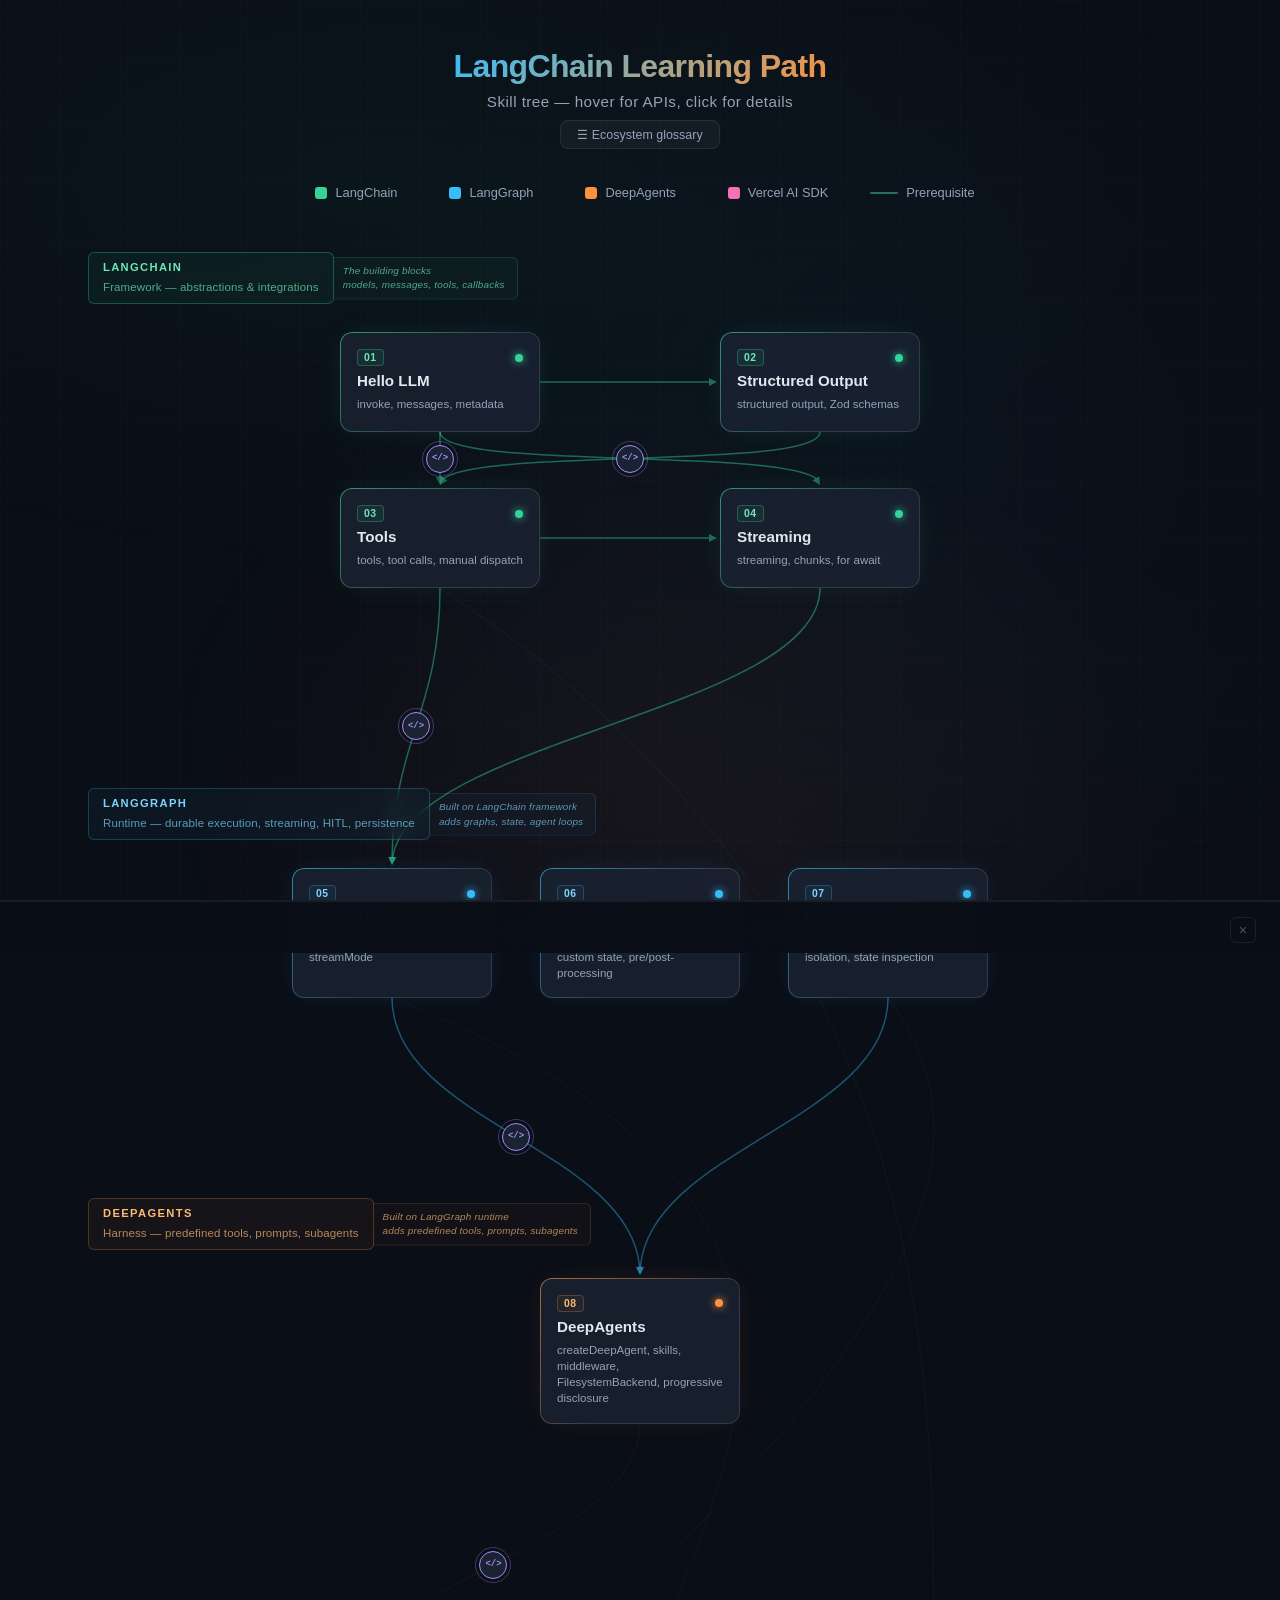
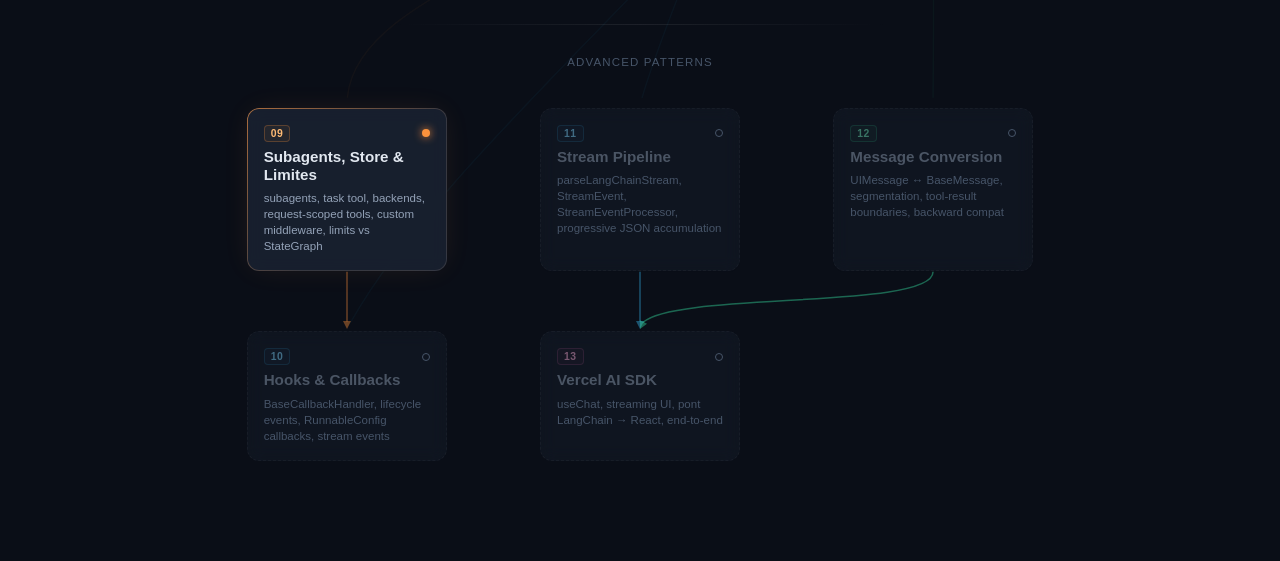
<file: _reference/learning-map.html>
<!DOCTYPE html>
<html lang="en">
<head>
<meta charset="UTF-8">
<meta name="viewport" content="width=device-width, initial-scale=1.0">
<title>LangChain Learning — Skill Tree</title>
<link rel="icon" type="image/svg+xml" href="data:image/svg+xml,%3Csvg xmlns='http://www.w3.org/2000/svg' viewBox='0 0 32 32'%3E%3Crect width='32' height='32' rx='7' fill='%230f172a'/%3E%3Cdefs%3E%3CclipPath id='bottom'%3E%3Crect x='0' y='16' width='32' height='16'/%3E%3C/clipPath%3E%3C/defs%3E%3Ccircle cx='20' cy='16' r='7' fill='none' stroke='%23818cf8' stroke-width='2.8' stroke-linecap='round'/%3E%3Ccircle cx='12' cy='16' r='7' fill='none' stroke='%2334d399' stroke-width='2.8' stroke-linecap='round'/%3E%3Ccircle cx='20' cy='16' r='7' fill='none' stroke='%23818cf8' stroke-width='2.8' stroke-linecap='round' clip-path='url(%23bottom)'/%3E%3C/svg%3E">
<style>
  :root {
    --bg-deep: #0a0e17;
    --bg-surface: #111827;
    --bg-card: #1a2332;
    --bg-card-hover: #1f2b3d;
    --text-primary: #e2e8f0;
    --text-secondary: #94a3b8;
    --text-muted: #475569;
    --lc-glow: #34d399;
    --lc-bg: rgba(52, 211, 153, 0.08);
    --lc-border: rgba(52, 211, 153, 0.3);
    --lc-line: rgba(52, 211, 153, 0.45);
    --lc-label: #6ee7b7;
    --lg-glow: #38bdf8;
    --lg-bg: rgba(56, 189, 248, 0.06);
    --lg-border: rgba(56, 189, 248, 0.25);
    --lg-line: rgba(56, 189, 248, 0.4);
    --lg-label: #7dd3fc;
    --da-glow: #fb923c;
    --da-bg: rgba(251, 146, 60, 0.06);
    --da-border: rgba(251, 146, 60, 0.25);
    --da-line: rgba(251, 146, 60, 0.4);
    --da-label: #fdba74;
    --front-glow: #f472b6;
    --front-bg: rgba(244, 114, 182, 0.06);
    --front-border: rgba(244, 114, 182, 0.25);
    --front-line: rgba(244, 114, 182, 0.4);
    --front-label: #f9a8d4;
    --shared-glow: #a78bfa;
    --node-future-opacity: 0.35;
  }

  * { margin: 0; padding: 0; box-sizing: border-box; }

  html, body {
    width: 100%;
    min-height: 100vh;
    background: var(--bg-deep);
    color: var(--text-primary);
    font-family: 'Avenir Next', 'Avenir', -apple-system, 'Segoe UI', sans-serif;
    overflow-x: hidden;
  }

  body::before {
    content: '';
    position: fixed;
    inset: 0;
    background:
      radial-gradient(ellipse 800px 400px at 30% 20%, rgba(52, 211, 153, 0.04), transparent),
      radial-gradient(ellipse 600px 500px at 70% 50%, rgba(56, 189, 248, 0.03), transparent),
      radial-gradient(ellipse 500px 400px at 50% 85%, rgba(251, 146, 60, 0.03), transparent),
      radial-gradient(ellipse 600px 400px at 60% 95%, rgba(244, 114, 182, 0.03), transparent);
    pointer-events: none;
    z-index: 0;
  }

  body::after {
    content: '';
    position: fixed;
    inset: 0;
    background-image:
      linear-gradient(rgba(255,255,255,0.015) 1px, transparent 1px),
      linear-gradient(90deg, rgba(255,255,255,0.015) 1px, transparent 1px);
    background-size: 60px 60px;
    pointer-events: none;
    z-index: 0;
  }

  /* ── HEADER ── */
  .header {
    position: relative;
    z-index: 2;
    text-align: center;
    padding: 48px 24px 16px;
  }

  .header h1 {
    font-size: 2rem;
    font-weight: 700;
    letter-spacing: -0.02em;
    background: linear-gradient(135deg, var(--lc-glow), var(--lg-glow), var(--da-glow), var(--front-glow));
    -webkit-background-clip: text;
    -webkit-text-fill-color: transparent;
    background-clip: text;
  }

  .header p {
    margin-top: 8px;
    color: var(--text-secondary);
    font-size: 0.95rem;
    letter-spacing: 0.03em;
  }

  /* ── LEGEND ── */
  .legend {
    position: relative;
    z-index: 10;
    display: flex;
    justify-content: center;
    gap: 32px;
    padding: 16px 24px 8px;
    flex-wrap: wrap;
  }

  .legend-item {
    position: relative;
    display: flex;
    align-items: center;
    gap: 8px;
    font-size: 0.8rem;
    color: var(--text-secondary);
    cursor: default;
  }

  .legend-item[data-layer] {
    cursor: help;
    padding: 4px 10px;
    border-radius: 6px;
    transition: background 0.2s, color 0.2s;
  }

  .legend-item[data-layer]:hover {
    background: rgba(255,255,255,0.04);
    color: var(--text-primary);
  }

  .legend-tooltip {
    position: absolute;
    top: calc(100% + 10px);
    left: 50%;
    transform: translateX(-50%) translateY(-4px);
    width: 280px;
    background: var(--bg-surface);
    border: 1px solid rgba(255,255,255,0.1);
    border-radius: 10px;
    padding: 14px 16px;
    pointer-events: none;
    opacity: 0;
    transition: opacity 0.2s, transform 0.2s;
    box-shadow: 0 12px 40px rgba(0,0,0,0.5);
    z-index: 200;
  }

  .legend-item[data-layer]:hover .legend-tooltip {
    opacity: 1;
    transform: translateX(-50%) translateY(0px);
  }

  .legend-tooltip-name {
    font-size: 0.82rem;
    font-weight: 700;
    color: var(--text-primary);
    margin-bottom: 6px;
  }

  .legend-tooltip-desc {
    font-size: 0.75rem;
    color: var(--text-secondary);
    line-height: 1.55;
  }

  .legend-tooltip-desc strong {
    color: var(--text-primary);
    font-weight: 600;
  }

  .legend-tooltip::after {
    content: '';
    position: absolute;
    bottom: 100%;
    left: 50%;
    transform: translateX(-50%);
    border: 6px solid transparent;
    border-bottom-color: rgba(255,255,255,0.1);
  }

  .legend-swatch {
    width: 12px;
    height: 12px;
    border-radius: 3px;
  }

  .legend-line {
    width: 28px;
    height: 2px;
    border-radius: 1px;
  }

  /* ── SVG ── */
  .connections-svg {
    position: absolute;
    top: 0;
    left: 0;
    width: 100%;
    height: 100%;
    pointer-events: none;
    z-index: -1;
    overflow: visible;
  }

  .conn-prereq {
    fill: none;
    stroke-width: 1.5;
    stroke-linecap: round;
    transition: stroke-width 0.2s, filter 0.2s;
  }

  .conn-highlight {
    stroke-width: 2.5 !important;
    filter: drop-shadow(0 0 3px currentColor);
  }

  /* Cross-section connections: dim by default, reveal on hover */
  .conn-cross-section { opacity: 0.1; transition: opacity 0.3s, stroke-width 0.2s, filter 0.2s; }
  .conn-cross-section.conn-highlight { opacity: 1; }
  .arrow-cross-section { opacity: 0; transition: opacity 0.3s; }
  .arrow-cross-section.conn-highlight { opacity: 1; }

  .conn-arrow {
    stroke: none;
    stroke-width: 0;
    animation: arrowAppear 0.3s ease-out backwards;
  }

  /* ── TREE CONTAINER ── */
  .tree-container {
    position: relative;
    z-index: 2;
    max-width: 1200px;
    margin: 0 auto;
    padding: 40px 48px 100px;
  }

  /* ── LAYER ── */
  .layer {
    position: relative;
    z-index: 1;
    margin-bottom: 200px;
  }

  .layer:last-child {
    margin-bottom: 0;
  }

  .layer-label {
    position: relative;
    z-index: 2;
    display: inline-flex;
    flex-direction: column;
    gap: 6px;
    font-size: 0.7rem;
    font-weight: 600;
    letter-spacing: 0.12em;
    text-transform: uppercase;
    padding: 8px 14px;
    border-radius: 6px;
    margin-bottom: 28px;
  }

  .layer-label-name {
    display: flex;
    align-items: center;
    gap: 6px;
  }

  .layer-tagline {
    font-size: 0.72rem;
    font-weight: 400;
    letter-spacing: 0.01em;
    text-transform: none;
    opacity: 0.7;
    line-height: 1.4;
  }

  .layer-builds-on {
    position: absolute;
    top: 50%;
    left: 100%;
    transform: translateY(-50%);
    font-size: 0.62rem;
    font-weight: 500;
    letter-spacing: 0.02em;
    text-transform: none;
    font-style: italic;
    white-space: nowrap;
    pointer-events: none;
    padding: 6px 12px 6px 10px;
    line-height: 1.45;
    border-radius: 0 6px 6px 0;
    opacity: 0.7;
  }

  .layer--lc .layer-builds-on { background: rgba(52, 211, 153, 0.06); border: 1px solid var(--lc-border); border-left: none; }
  .layer--lg .layer-builds-on { background: rgba(56, 189, 248, 0.05); border: 1px solid var(--lg-border); border-left: none; }
  .layer--da .layer-builds-on { background: rgba(251, 146, 60, 0.05); border: 1px solid var(--da-border); border-left: none; }
  .layer--front .layer-builds-on { background: rgba(244, 114, 182, 0.05); border: 1px solid var(--front-border); border-left: none; }

  .layer--lc .layer-label { color: var(--lc-label); background: rgba(52, 211, 153, 0.06); backdrop-filter: blur(8px); border: 1px solid var(--lc-border); }
  .layer--lg .layer-label { color: var(--lg-label); background: rgba(56, 189, 248, 0.05); backdrop-filter: blur(8px); border: 1px solid var(--lg-border); }
  .layer--da .layer-label { color: var(--da-label); background: rgba(251, 146, 60, 0.05); backdrop-filter: blur(8px); border: 1px solid var(--da-border); }
  .layer--front .layer-label { color: var(--front-label); background: rgba(244, 114, 182, 0.05); backdrop-filter: blur(8px); border: 1px solid var(--front-border); }

  /* LangChain: 2x2 grid — gives room for diagonal connections */
  .layer--lc .layer-nodes {
    display: grid;
    grid-template-columns: 1fr 1fr;
    gap: 56px 160px;
    max-width: 600px;
    margin: 0 auto;
  }

  /* LangGraph: single row of 4 */
  .layer--lg .layer-nodes {
    display: flex;
    justify-content: center;
    gap: 48px;
  }

  /* DeepAgents: centered pair */
  .layer--da .layer-nodes {
    display: flex;
    justify-content: center;
    gap: 140px;
  }

  /* Vercel AI SDK: row of 3 */
  .layer--front .layer-nodes {
    display: flex;
    justify-content: center;
    gap: 48px;
  }

  /* ── NODE ── */
  .node {
    position: relative;
    width: 200px;
    min-height: 100px;
    background: rgba(26, 35, 50, 0.7);
    backdrop-filter: blur(8px);
    border: 1px solid rgba(255,255,255,0.06);
    border-radius: 12px;
    padding: 16px;
    cursor: pointer;
    transition: all 0.3s cubic-bezier(0.4, 0, 0.2, 1);
    display: flex;
    flex-direction: column;
    gap: 6px;
    z-index: 2;
  }

  .node:hover {
    background: rgba(31, 43, 61, 0.8);
    transform: translateY(-3px);
    z-index: 10;
  }

  .node--done {
    background: rgba(26, 35, 50, 0.85);
    border-color: rgba(255,255,255,0.1);
  }

  .node--done::before {
    content: '';
    position: absolute;
    inset: -1px;
    border-radius: 12px;
    padding: 1px;
    background: linear-gradient(135deg, var(--glow-color), transparent 60%);
    -webkit-mask: linear-gradient(#fff 0 0) content-box, linear-gradient(#fff 0 0);
    mask: linear-gradient(#fff 0 0) content-box, linear-gradient(#fff 0 0);
    -webkit-mask-composite: xor;
    mask-composite: exclude;
    pointer-events: none;
    opacity: 0.6;
    transition: opacity 0.3s;
  }

  .node--done:hover::before { opacity: 1; }

  .node--done::after {
    content: '';
    position: absolute;
    inset: 0;
    border-radius: 12px;
    box-shadow: 0 0 30px -5px var(--glow-color);
    opacity: 0.12;
    pointer-events: none;
    transition: opacity 0.3s;
  }

  .node--done:hover::after { opacity: 0.28; }

  .node--future {
    background: rgba(26, 35, 50, 0.35);
    border-style: dashed;
    border-color: rgba(255,255,255,0.04);
  }

  .node--future .node-title,
  .node--future .node-tags,
  .node--future .node-number { opacity: 0.45; }

  .node--future:hover {
    background: rgba(26, 35, 50, 0.55);
  }

  .node--future:hover .node-title,
  .node--future:hover .node-tags,
  .node--future:hover .node-number { opacity: 0.75; }

  .node-header {
    display: flex;
    align-items: center;
    gap: 8px;
  }

  .node-number {
    font-size: 0.65rem;
    font-weight: 700;
    letter-spacing: 0.05em;
    padding: 2px 6px;
    border-radius: 4px;
    flex-shrink: 0;
  }

  .layer--lc .node-number { background: var(--lc-bg); color: var(--lc-label); border: 1px solid var(--lc-border); }
  .layer--lg .node-number { background: var(--lg-bg); color: var(--lg-label); border: 1px solid var(--lg-border); }
  .layer--da .node-number { background: var(--da-bg); color: var(--da-label); border: 1px solid var(--da-border); }
  .layer--front .node-number { background: var(--front-bg); color: var(--front-label); border: 1px solid var(--front-border); }

  .node-status {
    width: 8px;
    height: 8px;
    border-radius: 50%;
    flex-shrink: 0;
    margin-left: auto;
  }

  .node-status--done {
    background: var(--glow-color);
    box-shadow: 0 0 8px var(--glow-color);
  }

  .node-status--future {
    border: 1.5px solid var(--text-muted);
    background: transparent;
  }

  .node-title {
    font-size: 0.95rem;
    font-weight: 600;
    line-height: 1.2;
    color: var(--text-primary);
  }

  .node--future .node-title { color: var(--text-secondary); }

  .node-concepts {
    font-size: 0.72rem;
    color: var(--text-muted);
    line-height: 1.4;
  }

  .node--done .node-concepts { color: var(--text-secondary); }

  /* ── TOOLTIP ── */
  .tooltip {
    position: fixed;
    z-index: 200;
    background: var(--bg-surface);
    border: 1px solid rgba(255,255,255,0.1);
    border-radius: 8px;
    padding: 12px 16px;
    pointer-events: none;
    opacity: 0;
    transform: translateY(6px);
    transition: opacity 0.2s, transform 0.2s;
    max-width: 320px;
    box-shadow: 0 12px 40px rgba(0,0,0,0.5);
  }

  .tooltip--visible {
    opacity: 1;
    transform: translateY(0);
  }

  .tooltip-apis-label {
    font-size: 0.65rem;
    text-transform: uppercase;
    letter-spacing: 0.08em;
    color: var(--text-muted);
    margin-bottom: 6px;
  }

  .tooltip-apis {
    display: flex;
    flex-wrap: wrap;
    gap: 4px;
  }

  /* ── DETAIL PANEL ── */
  .detail-panel {
    position: fixed;
    bottom: 0;
    left: 0;
    right: 0;
    background: rgba(10, 14, 23, 0.97);
    border-top: 1px solid rgba(255,255,255,0.06);
    padding: 0;
    z-index: 100;
    transform: translateY(100%);
    transition: transform 0.4s cubic-bezier(0.16, 1, 0.3, 1);
    height: fit-content;
    max-height: 65vh;
    overflow-y: auto;
    overscroll-behavior: contain;
    backdrop-filter: blur(24px);
  }

  .detail-panel--visible { transform: translateY(0); }

  /* Animated top border glow — color set via JS inline style */
  .detail-panel::before {
    content: '';
    position: absolute;
    top: 0;
    left: 0;
    right: 0;
    height: 1px;
    background: var(--panel-accent, rgba(255,255,255,0.1));
    opacity: 0.7;
  }

  .detail-panel::after {
    content: '';
    position: absolute;
    top: 0;
    left: 0;
    right: 0;
    height: 80px;
    background: linear-gradient(to bottom, var(--panel-accent-bg, transparent), transparent);
    pointer-events: none;
    opacity: 0.5;
  }

  .detail-inner {
    position: relative;
    display: grid;
    grid-template-columns: 2fr 1px 3fr;
    gap: 0 32px;
    padding: 24px 40px 28px;
    max-width: 1280px;
    margin: 0 auto;
    min-height: 100%;
  }

  .detail-divider {
    background: rgba(255,255,255,0.06);
    align-self: stretch;
  }

  .detail-panel-close {
    position: absolute;
    top: 16px;
    right: 24px;
    background: none;
    border: 1px solid rgba(255,255,255,0.08);
    color: var(--text-muted);
    width: 26px;
    height: 26px;
    border-radius: 6px;
    cursor: pointer;
    display: flex;
    align-items: center;
    justify-content: center;
    font-size: 0.9rem;
    transition: all 0.2s;
    z-index: 10;
  }

  .detail-panel-close:hover {
    background: rgba(255,255,255,0.05);
    color: var(--text-primary);
    border-color: rgba(255,255,255,0.15);
  }

  /* Left column: identity */
  .detail-left { display: flex; flex-direction: column; gap: 16px; }

  .detail-header {
    display: flex;
    align-items: flex-start;
    gap: 14px;
  }

  .detail-number {
    font-size: 1.8rem;
    font-weight: 800;
    line-height: 1;
    letter-spacing: -0.03em;
    font-family: 'Avenir Next', 'Avenir', -apple-system, sans-serif;
    opacity: 0.25;
    flex-shrink: 0;
    min-width: 48px;
  }

  .detail-title-group {
    display: flex;
    flex-direction: column;
    gap: 4px;
    padding-top: 2px;
  }

  .detail-title {
    font-size: 1.15rem;
    font-weight: 700;
    line-height: 1.2;
    color: var(--text-primary);
    margin: 0;
  }

  .detail-meta {
    display: flex;
    align-items: center;
    gap: 8px;
  }

  .detail-layer-badge {
    font-size: 0.6rem;
    font-weight: 600;
    letter-spacing: 0.1em;
    text-transform: uppercase;
    padding: 2px 8px;
    border-radius: 3px;
  }

  .detail-status-badge {
    font-size: 0.65rem;
    font-weight: 600;
    letter-spacing: 0.04em;
    padding: 2px 8px;
    border-radius: 3px;
  }

  .detail-status-badge--done {
    background: rgba(52, 211, 153, 0.12);
    color: #6ee7b7;
    border: 1px solid rgba(52, 211, 153, 0.2);
  }

  .detail-status-badge--future {
    background: rgba(255,255,255,0.03);
    color: var(--text-muted);
    border: 1px solid rgba(255,255,255,0.06);
  }

  /* Progress dots — mini map of all exercises */
  .detail-progress {
    display: flex;
    align-items: center;
    gap: 5px;
    padding: 8px 0 0;
  }

  .detail-progress-dot {
    width: 8px;
    height: 8px;
    border-radius: 2px;
    transition: all 0.2s;
  }

  .detail-progress-dot--done {
    background: rgba(255,255,255,0.15);
  }

  .detail-progress-dot--future {
    background: rgba(255,255,255,0.04);
    border: 1px solid rgba(255,255,255,0.06);
  }

  .detail-progress-dot--current {
    transform: scaleY(1.6);
    border-radius: 2px;
  }

  /* Shared concepts — shown as inline bridge markers */
  .detail-bridges {
    display: flex;
    flex-wrap: wrap;
    gap: 6px;
    padding-top: 2px;
  }

  .detail-bridge {
    display: inline-flex;
    align-items: center;
    gap: 4px;
    font-size: 0.7rem;
    color: var(--shared-glow);
    background: rgba(167, 139, 250, 0.06);
    border: 1px solid rgba(167, 139, 250, 0.15);
    border-radius: 4px;
    padding: 3px 8px;
    font-family: 'SF Mono', 'Fira Code', 'Cascadia Code', monospace;
  }

  .detail-bridge-arrow {
    color: rgba(167, 139, 250, 0.4);
    font-size: 0.6rem;
  }

  .detail-bridge-target {
    font-weight: 700;
    font-size: 0.6rem;
    opacity: 0.7;
  }

  /* Key insights — aha moments */
  .detail-insights {
    display: flex;
    flex-direction: column;
    gap: 8px;
    padding-top: 2px;
  }

  .detail-insight {
    font-size: 0.78rem;
    color: var(--text-secondary);
    line-height: 1.55;
    padding: 7px 0 7px 12px;
    border-left: 2px solid var(--panel-accent, rgba(255,255,255,0.15));
    font-style: italic;
    transition: border-color 0.3s;
  }

  .detail-insight strong {
    color: var(--text-primary);
    font-style: normal;
    font-weight: 600;
  }

  .detail-insight code {
    font-family: 'SF Mono', 'Fira Code', 'Cascadia Code', monospace;
    font-size: 0.72rem;
    background: rgba(255,255,255,0.04);
    border: 1px solid rgba(255,255,255,0.06);
    padding: 1px 5px;
    border-radius: 3px;
    color: var(--text-primary);
    font-style: normal;
  }

  /* Right column: technical details */
  .detail-right { display: flex; flex-direction: column; gap: 14px; }

  .detail-section { margin: 0; }

  .detail-section-label {
    font-size: 0.6rem;
    text-transform: uppercase;
    letter-spacing: 0.12em;
    color: var(--text-muted);
    margin-bottom: 6px;
    font-weight: 600;
  }

  .detail-apis {
    display: flex;
    flex-wrap: wrap;
    gap: 5px;
  }

  .api-tag {
    font-size: 0.72rem;
    font-family: 'SF Mono', 'Fira Code', 'Cascadia Code', 'JetBrains Mono', monospace;
    padding: 3px 8px;
    border-radius: 4px;
    background: rgba(255,255,255,0.03);
    border: 1px solid rgba(255,255,255,0.07);
    color: var(--text-secondary);
    transition: all 0.15s;
    cursor: pointer;
  }

  .api-tag:hover {
    background: rgba(255,255,255,0.06);
    border-color: rgba(255,255,255,0.12);
    color: var(--text-primary);
  }

  .api-tag--active {
    background: rgba(255,255,255,0.08) !important;
    border-color: rgba(255,255,255,0.2) !important;
    color: var(--text-primary) !important;
  }

  /* ── API INSPECT VIEW (replaces right column on click) ── */
  .api-inspect {
    display: flex;
    flex-direction: column;
    gap: 12px;
  }

  .api-inspect-back {
    display: inline-flex;
    align-items: center;
    gap: 5px;
    font-size: 0.68rem;
    color: var(--text-muted);
    cursor: pointer;
    border: none;
    background: none;
    padding: 0;
    font-family: inherit;
    transition: color 0.15s;
    align-self: flex-start;
  }

  .api-inspect-back:hover { color: var(--text-secondary); }

  .api-inspect-name {
    font-family: 'SF Mono', 'Fira Code', 'Cascadia Code', monospace;
    font-size: 1.05rem;
    font-weight: 700;
    color: var(--text-primary);
    line-height: 1.2;
  }

  .api-inspect-from {
    font-size: 0.68rem;
    color: var(--text-muted);
    font-family: 'SF Mono', 'Fira Code', 'Cascadia Code', monospace;
    padding: 3px 8px;
    background: rgba(255,255,255,0.02);
    border: 1px solid rgba(255,255,255,0.05);
    border-radius: 4px;
    display: inline-block;
    align-self: flex-start;
  }

  .api-inspect-detail {
    font-size: 0.8rem;
    color: var(--text-secondary);
    line-height: 1.65;
    font-family: 'Avenir Next', 'Avenir', -apple-system, sans-serif;
  }

  .api-inspect-detail code {
    font-family: 'SF Mono', 'Fira Code', 'Cascadia Code', monospace;
    font-size: 0.73rem;
    background: rgba(255,255,255,0.04);
    border: 1px solid rgba(255,255,255,0.06);
    padding: 1px 5px;
    border-radius: 3px;
    color: var(--text-primary);
  }

  .api-inspect-signature {
    font-family: 'SF Mono', 'Fira Code', 'Cascadia Code', monospace;
    font-size: 0.7rem;
    color: var(--text-muted);
    background: rgba(255,255,255,0.02);
    border: 1px solid rgba(255,255,255,0.05);
    border-radius: 5px;
    padding: 8px 12px;
    line-height: 1.5;
    white-space: pre-wrap;
    overflow-x: auto;
  }

  .detail-prereqs {
    display: flex;
    flex-wrap: wrap;
    gap: 6px;
  }

  .detail-prereq-chip {
    display: inline-flex;
    align-items: center;
    gap: 6px;
    font-size: 0.72rem;
    padding: 4px 10px;
    border-radius: 5px;
    background: rgba(255,255,255,0.03);
    border: 1px solid rgba(255,255,255,0.07);
    color: var(--text-secondary);
    cursor: pointer;
    transition: all 0.15s;
  }

  .detail-prereq-chip:hover {
    background: rgba(255,255,255,0.06);
    border-color: rgba(255,255,255,0.15);
    color: var(--text-primary);
  }

  .detail-prereq-num {
    font-weight: 700;
    font-size: 0.6rem;
    letter-spacing: 0.04em;
    opacity: 0.5;
  }

  /* Future exercise: locked state */
  .detail-locked-msg {
    font-size: 0.82rem;
    color: var(--text-muted);
    line-height: 1.6;
    padding: 4px 0;
  }

  .detail-locked-msg strong {
    color: var(--text-secondary);
    font-weight: 600;
  }

  /* Entrance stagger for detail content */
  @keyframes detailFadeUp {
    from { opacity: 0; transform: translateY(8px); }
    to { opacity: 1; transform: translateY(0); }
  }

  .detail-left, .detail-right {
    animation: detailFadeUp 0.35s cubic-bezier(0.16, 1, 0.3, 1) backwards;
  }

  .detail-right { animation-delay: 0.06s; }

  /* ── DETAIL CODE SNIPPET ── */
  .detail-code-section { margin-top: auto; flex: 1; display: flex; flex-direction: column; }

  .detail-code {
    position: relative;
    white-space: pre;
    background: #0d1117;
    border: 1px solid rgba(255, 255, 255, 0.06);
    border-radius: 10px;
    padding: 14px 18px;
    font-family: 'SF Mono', 'Fira Code', 'Cascadia Code', monospace;
    font-size: 0.75rem;
    line-height: 1.65;
    overflow-x: auto;
    color: #e2e8f0;
    flex: 1;
    overflow-y: auto;
  }

  .detail-code .shiki-magic-move-container {
    font-family: 'SF Mono', 'Fira Code', 'Cascadia Code', monospace;
    font-size: 0.75rem;
    line-height: 1.65;
  }

  /* ── ENTRANCE ANIMATION ── */
  @keyframes nodeAppear {
    from { opacity: 0; transform: translateY(16px) scale(0.97); }
    to { opacity: 1; transform: translateY(0) scale(1); }
  }

  .node { animation: nodeAppear 0.5s cubic-bezier(0.4, 0, 0.2, 1) backwards; }

  @keyframes drawLine {
    from { stroke-dashoffset: var(--line-len); }
    to { stroke-dashoffset: 0; }
  }

  .conn-prereq {
    animation: drawLine 0.5s ease-out backwards;
  }

  @keyframes arrowAppear {
    from { opacity: 0; }
    to { opacity: 1; }
  }

  /* ── MORPH ICON (absolutely positioned in container, above nodes) ── */
  .morph-icon {
    position: absolute;
    z-index: 5;
    width: 28px;
    height: 28px;
    border-radius: 50%;
    background: var(--bg-card);
    border: 1.5px solid #a78bfa;
    display: flex;
    align-items: center;
    justify-content: center;
    cursor: pointer;
    transition: all 0.25s ease;
    animation: morphIconAppear 0.4s ease-out backwards;
  }

  @keyframes morphIconAppear {
    from { opacity: 0; transform: scale(0.3); }
    to { opacity: 1; transform: scale(1); }
  }

  .morph-icon::after {
    content: '';
    position: absolute;
    inset: -5px;
    border-radius: 50%;
    border: 1.5px solid rgba(167, 139, 250, 0.35);
    animation: morphIconRipple 2.5s ease-out infinite;
  }

  @keyframes morphIconRipple {
    0% { transform: scale(1); opacity: 1; }
    70% { transform: scale(1.5); opacity: 0; }
    100% { transform: scale(1.5); opacity: 0; }
  }

  .morph-icon:hover {
    background: rgba(167, 139, 250, 0.15);
    border-color: #c4b5fd;
    box-shadow: 0 0 14px rgba(167, 139, 250, 0.4);
    transform: scale(1.12);
  }

  .morph-icon-text {
    color: #a78bfa;
    font-family: 'SF Mono', 'Fira Code', monospace;
    font-size: 9px;
    font-weight: 700;
    line-height: 1;
    pointer-events: none;
    transition: color 0.25s;
  }

  .morph-icon:hover .morph-icon-text {
    color: #e9d5ff;
  }

  /* ── MORPH MODAL ── */
  .morph-overlay {
    position: fixed;
    inset: 0;
    background: rgba(0, 0, 0, 0.75);
    backdrop-filter: blur(4px);
    z-index: 1000;
    display: flex;
    align-items: center;
    justify-content: center;
    opacity: 0;
    transition: opacity 0.3s ease;
    pointer-events: none;
  }

  .morph-overlay--visible {
    opacity: 1;
    pointer-events: all;
  }

  .morph-modal {
    background: var(--bg-surface);
    border: 1px solid rgba(167, 139, 250, 0.2);
    border-radius: 16px;
    padding: 32px;
    max-width: 720px;
    width: 90%;
    max-height: 85vh;
    overflow-y: auto;
    transform: translateY(20px) scale(0.97);
    transition: transform 0.3s cubic-bezier(0.16, 1, 0.3, 1);
    box-shadow: 0 25px 50px rgba(0, 0, 0, 0.5), 0 0 40px rgba(167, 139, 250, 0.08);
  }

  .morph-overlay--visible .morph-modal {
    transform: translateY(0) scale(1);
  }

  .morph-modal-header {
    display: flex;
    align-items: center;
    justify-content: space-between;
    margin-bottom: 24px;
  }

  .morph-modal-title {
    font-size: 1.1rem;
    font-weight: 600;
    color: var(--text-primary);
    display: flex;
    align-items: center;
    gap: 8px;
  }

  .morph-modal-arrow {
    color: #a78bfa;
    font-size: 0.9rem;
  }

  .morph-modal-close {
    background: none;
    border: 1px solid rgba(255, 255, 255, 0.1);
    border-radius: 8px;
    color: var(--text-secondary);
    width: 32px;
    height: 32px;
    font-size: 1.2rem;
    cursor: pointer;
    display: flex;
    align-items: center;
    justify-content: center;
    transition: all 0.2s;
  }

  .morph-modal-close:hover {
    background: rgba(255, 255, 255, 0.05);
    color: var(--text-primary);
  }

  /* ── MORPH BLOCK ── */
  .morph-block {
    margin-bottom: 24px;
  }

  .morph-block:last-child {
    margin-bottom: 0;
  }

  .morph-legend {
    font-size: 0.85rem;
    color: var(--text-secondary);
    line-height: 1.5;
    margin-bottom: 12px;
  }

  .morph-legend code {
    background: rgba(167, 139, 250, 0.12);
    color: #c4b5fd;
    padding: 1px 5px;
    border-radius: 3px;
    font-family: 'SF Mono', 'Fira Code', monospace;
    font-size: 0.8rem;
  }

  .morph-code {
    position: relative;
    white-space: pre;
    background: #0d1117;
    border: 1px solid rgba(255, 255, 255, 0.06);
    border-radius: 10px;
    padding: 16px 20px;
    font-family: 'SF Mono', 'Fira Code', 'Cascadia Code', monospace;
    font-size: 0.82rem;
    line-height: 1.7;
    overflow-x: auto;
    margin-bottom: 10px;
    color: #e2e8f0;
  }

  /* Shiki Magic Move — inlined to avoid CDN race condition */
  .shiki-magic-move-container { position: relative; white-space: pre; }
  .shiki-magic-move-line-number { opacity: 0.3; user-select: none; }
  .shiki-magic-move-item { display: inline-block; transition: color var(--smm-duration, 0.5s) var(--smm-easing, ease); }
  .shiki-magic-move-move { transition: all var(--smm-duration, 0.5s) var(--smm-easing, ease); transition-delay: calc(calc(var(--smm-duration, 0.5s) * var(--smm-delay-move, 1)) + var(--smm-stagger, 0)); z-index: 1; }
  .shiki-magic-move-enter-active, .shiki-magic-move-leave-active { transition: all var(--smm-duration, 0.5s) var(--smm-easing, ease); }
  .shiki-magic-move-enter-active { transition-delay: calc(calc(var(--smm-duration, 0.5s) * var(--smm-delay-enter, 1)) + var(--smm-stagger, 0)); z-index: 1; }
  .shiki-magic-move-leave-active { transition-delay: calc(calc(var(--smm-duration, 0.5s) * var(--smm-delay-leave, 1)) + var(--smm-stagger, 0)); }
  .shiki-magic-move-container-resize, .shiki-magic-move-container-restyle { transition: all var(--smm-duration, 0.5s) var(--smm-easing, ease); transition-delay: calc(var(--smm-duration, 0.5s) * var(--smm-delay-container, 1)); }
  .shiki-magic-move-enter-from, .shiki-magic-move-leave-to { opacity: 0; }
  br.shiki-magic-move-leave-active { display: none; }

  .morph-code .shiki-magic-move-container {
    font-family: 'SF Mono', 'Fira Code', 'Cascadia Code', monospace;
    font-size: 0.82rem;
    line-height: 1.7;
  }

  /* ── MORPH CONTROLS ── */
  .morph-controls {
    display: flex;
    gap: 6px;
    align-items: center;
  }

  .morph-btn {
    background: rgba(167, 139, 250, 0.08);
    border: 1px solid rgba(167, 139, 250, 0.2);
    color: #c4b5fd;
    padding: 5px 14px;
    border-radius: 6px;
    font-size: 0.75rem;
    font-weight: 500;
    cursor: pointer;
    transition: all 0.2s;
    font-family: inherit;
  }

  .morph-btn:hover {
    background: rgba(167, 139, 250, 0.15);
    border-color: rgba(167, 139, 250, 0.4);
    color: #e9d5ff;
  }

  .morph-btn--active {
    background: rgba(167, 139, 250, 0.2);
    border-color: #a78bfa;
    color: #e9d5ff;
  }

  .morph-btn-play {
    display: inline-flex;
    align-items: center;
    gap: 6px;
  }

  .morph-btn-play-icon {
    transition: transform 0.5s ease;
    flex-shrink: 0;
  }

  .morph-btn-play-label {
    display: inline-grid;
  }

  .morph-btn-play-label > span {
    grid-area: 1 / 1;
    transition: opacity 0.5s ease;
  }

  .morph-btn-play-label-revert {
    opacity: 0;
  }

  .morph-btn-play--after .morph-btn-play-icon {
    transform: rotate(-180deg);
  }

  .morph-btn-play--after .morph-btn-play-label-play {
    opacity: 0;
  }

  .morph-btn-play--after .morph-btn-play-label-revert {
    opacity: 1;
  }

  /* ── RESPONSIVE ── */
  /* ── BRANCHES SECTION (09-13) ── */
  .branches-section {
    position: relative;
    z-index: 2;
    margin-top: 60px;
    padding-top: 32px;
  }

  .branches-section::before {
    content: '';
    position: absolute;
    top: 0;
    left: 50%;
    transform: translateX(-50%);
    width: min(80%, 500px);
    height: 1px;
    background: linear-gradient(90deg, transparent, rgba(255,255,255,0.08), transparent);
  }

  .branches-section-label {
    text-align: center;
    font-size: 0.72rem;
    font-weight: 500;
    letter-spacing: 0.1em;
    text-transform: uppercase;
    color: var(--text-muted);
    margin-bottom: 40px;
  }

  .branches-grid {
    display: grid;
    grid-template-columns: 1fr 1fr 1fr;
    grid-template-rows: auto auto;
    gap: 60px 80px;
    max-width: 800px;
    margin: 0 auto;
    justify-items: center;
  }

  /* Grid positions for branch nodes */
  .branches-grid .node[data-id="09"] { grid-column: 1; grid-row: 1; }
  .branches-grid .node[data-id="11"] { grid-column: 2; grid-row: 1; }
  .branches-grid .node[data-id="12"] { grid-column: 3; grid-row: 1; }
  .branches-grid .node[data-id="10"] { grid-column: 1; grid-row: 2; }
  .branches-grid .node[data-id="13"] { grid-column: 2; grid-row: 2; }

  /* data-layer selectors — work in BOTH trunk and branches sections */
  .node[data-layer="lc"] .node-number { background: var(--lc-bg); color: var(--lc-label); border: 1px solid var(--lc-border); }
  .node[data-layer="lg"] .node-number { background: var(--lg-bg); color: var(--lg-label); border: 1px solid var(--lg-border); }
  .node[data-layer="da"] .node-number { background: var(--da-bg); color: var(--da-label); border: 1px solid var(--da-border); }
  .node[data-layer="front"] .node-number { background: var(--front-bg); color: var(--front-label); border: 1px solid var(--front-border); }

  @media (max-width: 900px) {
    .layer--lc .layer-nodes { max-width: 440px; gap: 40px 80px; }
    .layer--lg .layer-nodes { flex-wrap: wrap; gap: 24px; }
    .node { width: 160px; min-height: 85px; }
    .header h1 { font-size: 1.5rem; }
    .branches-grid {
      grid-template-columns: 1fr;
      gap: 40px;
    }
    .branches-grid .node[data-id="09"],
    .branches-grid .node[data-id="10"],
    .branches-grid .node[data-id="11"],
    .branches-grid .node[data-id="12"],
    .branches-grid .node[data-id="13"] {
      grid-column: 1;
      grid-row: auto;
    }
  }

  /* ── ECOSYSTEM BUTTON ── */
  .ecosystem-btn {
    display: inline-flex;
    align-items: center;
    gap: 6px;
    margin-top: 10px;
    padding: 6px 16px;
    background: rgba(255,255,255,0.04);
    border: 1px solid rgba(255,255,255,0.08);
    border-radius: 8px;
    color: var(--text-secondary);
    font-size: 0.78rem;
    cursor: pointer;
    transition: background 0.2s, color 0.2s;
  }

  .ecosystem-btn:hover {
    background: rgba(255,255,255,0.08);
    color: var(--text-primary);
  }

  /* ── ECOSYSTEM PANEL ── */
  .eco-overlay {
    position: fixed;
    inset: 0;
    z-index: 500;
    background: rgba(0,0,0,0.6);
    backdrop-filter: blur(4px);
    display: flex;
    justify-content: center;
    align-items: flex-start;
    padding: 48px 24px;
    overflow-y: auto;
    opacity: 0;
    pointer-events: none;
    transition: opacity 0.25s;
  }

  .eco-overlay--visible {
    opacity: 1;
    pointer-events: auto;
  }

  .eco-modal {
    width: 100%;
    max-width: 780px;
    background: var(--bg-surface);
    border: 1px solid rgba(255,255,255,0.08);
    border-radius: 14px;
    padding: 32px 36px;
    transform: translateY(12px);
    transition: transform 0.25s;
    box-shadow: 0 20px 60px rgba(0,0,0,0.5);
  }

  .eco-overlay--visible .eco-modal {
    transform: translateY(0);
  }

  .eco-modal-header {
    display: flex;
    justify-content: space-between;
    align-items: center;
    margin-bottom: 24px;
  }

  .eco-modal-title {
    font-size: 1.15rem;
    font-weight: 700;
    color: var(--text-primary);
  }

  .eco-modal-close {
    background: none;
    border: none;
    color: var(--text-muted);
    font-size: 1.5rem;
    cursor: pointer;
    padding: 4px 8px;
    border-radius: 6px;
  }

  .eco-modal-close:hover {
    background: rgba(255,255,255,0.06);
    color: var(--text-primary);
  }

  .eco-section { margin-bottom: 28px; }
  .eco-section:last-child { margin-bottom: 0; }

  .eco-section h3 {
    font-size: 0.88rem;
    font-weight: 700;
    margin-bottom: 8px;
  }

  .eco-section p, .eco-section li {
    font-size: 0.8rem;
    color: var(--text-secondary);
    line-height: 1.65;
  }

  .eco-section ul {
    padding-left: 18px;
    margin: 6px 0;
  }

  .eco-section code {
    font-size: 0.75rem;
    background: rgba(255,255,255,0.06);
    padding: 2px 5px;
    border-radius: 4px;
    color: var(--text-primary);
  }

  .eco-section strong {
    color: var(--text-primary);
    font-weight: 600;
  }

  .eco-diagram {
    background: rgba(0,0,0,0.3);
    border-radius: 8px;
    padding: 16px 20px;
    font-family: 'SF Mono', 'Fira Code', monospace;
    font-size: 0.72rem;
    line-height: 1.5;
    color: var(--text-secondary);
    overflow-x: auto;
    white-space: pre;
    margin: 10px 0;
  }

  /* ── Stack diagram ── */
  .eco-stack {
    display: flex;
    flex-direction: column;
    gap: 2px;
    margin: 12px 0;
  }

  .eco-stack-row {
    display: flex;
    flex-direction: column;
    gap: 2px;
    padding: 10px 16px;
    border-radius: 6px;
    font-size: 0.78rem;
    color: var(--text-secondary);
  }

  .eco-stack-row span { line-height: 1.4; }

  .eco-stack-app {
    background: rgba(255,255,255,0.04);
    border: 1px solid rgba(255,255,255,0.08);
    color: var(--text-primary);
    font-weight: 600;
    font-size: 0.8rem;
  }

  .eco-stack-split {
    display: flex;
    gap: 2px;
  }

  .eco-stack-left {
    flex: 1;
    display: flex;
    flex-direction: column;
    gap: 2px;
  }

  .eco-stack-right {
    flex: 1;
    display: flex;
    flex-direction: column;
    gap: 2px;
    padding: 10px 16px;
    border-radius: 6px;
    font-size: 0.78rem;
    color: var(--text-secondary);
  }

  .eco-stack-da { background: rgba(251, 146, 60, 0.08); border-left: 3px solid var(--da-glow); }
  .eco-stack-lg { background: rgba(56, 189, 248, 0.06); border-left: 3px solid var(--lg-glow); }
  .eco-stack-lc { background: rgba(52, 211, 153, 0.06); border-left: 3px solid var(--lc-glow); }
  .eco-stack-front { background: rgba(244, 114, 182, 0.06); border-left: 3px solid var(--front-glow); }

  .eco-stack-base {
    background: rgba(255,255,255,0.03);
    border: 1px solid rgba(255,255,255,0.06);
    font-size: 0.75rem;
  }

  .eco-stack-obs {
    padding: 8px 16px;
    font-size: 0.72rem;
    color: var(--text-muted);
    text-align: center;
  }

  .eco-stack-obs strong {
    color: var(--text-secondary);
    font-weight: 600;
  }

  .eco-packages {
    width: 100%;
    border-collapse: collapse;
    font-size: 0.78rem;
    margin: 10px 0;
  }

  .eco-packages th {
    text-align: left;
    font-weight: 600;
    color: var(--text-primary);
    padding: 6px 10px;
    border-bottom: 1px solid rgba(255,255,255,0.1);
  }

  .eco-packages td {
    padding: 5px 10px;
    color: var(--text-secondary);
    border-bottom: 1px solid rgba(255,255,255,0.04);
  }
</style>
</head>
<body>

<div class="header">
  <h1>LangChain Learning Path</h1>
  <p>Skill tree — hover for APIs, click for details</p>
  <button class="ecosystem-btn" id="ecoBtn">&#9776; Ecosystem glossary</button>
</div>

<div class="legend" id="legend"></div>

<div class="tree-container" id="treeContainer"></div>

<div class="tooltip" id="tooltip"></div>

<div class="detail-panel" id="detailPanel">
  <button class="detail-panel-close" id="detailClose" aria-label="Close">&times;</button>
  <div class="detail-inner" id="detailContent"></div>
</div>

<div class="morph-overlay" id="morphOverlay">
  <div class="morph-modal">
    <div class="morph-modal-header">
      <div class="morph-modal-title" id="morphModalTitle"></div>
      <button class="morph-modal-close" id="morphModalClose">&times;</button>
    </div>
    <div id="morphModalContent"></div>
  </div>
</div>

<div class="eco-overlay" id="ecoOverlay">
  <div class="eco-modal">
    <div class="eco-modal-header">
      <div class="eco-modal-title">The AI Agent Ecosystem</div>
      <button class="eco-modal-close" id="ecoClose">&times;</button>
    </div>

    <div class="eco-section">
      <h3>The layers</h3>
      <div class="eco-stack">
        <div class="eco-stack-row eco-stack-app">
          <span>Your App</span>
        </div>
        <div class="eco-stack-split">
          <div class="eco-stack-left">
            <div class="eco-stack-row eco-stack-da">
              <strong style="color: var(--da-label)">DeepAgents</strong>
              <span>Harness — predefined tools, prompts, subagents</span>
            </div>
            <div class="eco-stack-row eco-stack-lg">
              <strong style="color: var(--lg-label)">LangGraph</strong>
              <span>Runtime — durable execution, streaming, HITL, persistence</span>
            </div>
            <div class="eco-stack-row eco-stack-lc">
              <strong style="color: var(--lc-label)">LangChain</strong>
              <span>Framework — abstractions & integrations</span>
            </div>
          </div>
          <div class="eco-stack-right eco-stack-front">
            <strong style="color: var(--front-label)">Vercel AI SDK</strong>
            <span>Streaming + React hooks</span>
            <span>useChat(), createUI…</span>
          </div>
        </div>
        <div class="eco-stack-row eco-stack-base">
          <span>LLM Provider API (Anthropic, OpenAI, etc.)</span>
        </div>
        <div class="eco-stack-obs">
          <span>Observability (side-car): <strong>LangSmith</strong> · <strong>Langfuse</strong></span>
        </div>
      </div>
    </div>

    <div class="eco-section">
      <h3 style="color: var(--lc-label)">LangChain <code>langchain</code> <code>@langchain/core</code></h3>
      <p><strong>Framework</strong> — abstractions & integrations for LLMs.</p>
      <ul>
        <li><strong>Chat models</strong> (<code>ChatAnthropic</code>, <code>ChatOpenAI</code>) — unified interface to call any LLM</li>
        <li><strong>Messages</strong> (<code>HumanMessage</code>, <code>AIMessage</code>, <code>SystemMessage</code>, <code>ToolMessage</code>)</li>
        <li><strong>Tools</strong> (<code>tool()</code>) — define tools with Zod schemas that LLMs can call</li>
        <li><strong>Callbacks</strong> (<code>on_llm_start</code>, <code>on_tool_start</code>…) — hooks to intercept the LLM lifecycle</li>
        <li><strong>Output parsers</strong> — parse LLM output into structured data</li>
      </ul>
      <p><em>When to use:</em> Getting started quickly · Standardizing how a team builds</p>
      <p><em>Alternatives:</em> AI SDK, LlamaIndex, CrewAI, Google SDK, OpenAI Agents SDK</p>
    </div>

    <div class="eco-section">
      <h3 style="color: var(--lg-label)">LangGraph <code>@langchain/langgraph</code></h3>
      <p><strong>Runtime</strong> — durable execution, streaming, HITL, and persistence for stateful agents.</p>
      <ul>
        <li><strong>Durable execution</strong> — agents survive crashes and restarts via checkpointing</li>
        <li><strong>Streaming</strong> — real-time token-by-token output through the agent loop</li>
        <li><strong>Human-in-the-loop (HITL)</strong> — pause the agent, wait for user input, resume</li>
        <li><strong>Persistence</strong> — save/restore agent state between interactions</li>
        <li><strong>StateGraph</strong> — nodes (functions) + edges (transitions) forming the agent's decision loop</li>
        <li><strong>createAgent()</strong> — pre-built ReAct agent (reason + act loop)</li>
      </ul>
      <p><em>When to use:</em> Low-level control · Long running, stateful workflows and agents</p>
      <p><em>Alternatives:</em> Temporal, Inngest</p>
    </div>

    <div class="eco-section">
      <h3 style="color: var(--da-label)">DeepAgents <code>deepagents</code></h3>
      <p><strong>Harness</strong> — predefined tools, prompts, and subagents on top of LangGraph.</p>
      <ul>
        <li><strong>Predefined tools</strong> — filesystem tools (ls, read, write, edit, glob, grep) out of the box</li>
        <li><strong>Prompts</strong> — skills (SKILL.md) that guide agent behavior via natural language</li>
        <li><strong>Subagents</strong> — <code>task</code> tool for delegating work to child agents</li>
        <li><code>createDeepAgent()</code> — one function: model, tools, skills, store, backend</li>
      </ul>
      <p><em>When to use:</em> More autonomous agents · Agents faced with complex, non-deterministic tasks</p>
      <p><em>Alternative:</em> Claude Agent SDK</p>
    </div>

    <div class="eco-section">
      <h3 style="color: var(--front-label)">Vercel AI SDK <code>ai</code> <code>@ai-sdk/react</code></h3>
      <p><strong>Frontend integration</strong> — streaming UI, React bridge.</p>
      <ul>
        <li><strong>Backend:</strong> <code>createUIMessageStream()</code> — transform any stream into a UI-compatible format</li>
        <li><strong>Frontend:</strong> <code>useChat()</code> — React hook for messages, loading, streaming</li>
        <li><strong>Adapters:</strong> <code>@ai-sdk/langchain</code> — bridge between LangChain and Vercel AI SDK</li>
      </ul>
      <p>It's the plumbing between your backend agent and your React UI — framework-agnostic.</p>
    </div>

    <div class="eco-section">
      <h3>How they connect</h3>
      <div class="eco-diagram">User types message
  → useChat() [Vercel AI SDK]
  → POST /api/chat
  → ChatAnthropic [LangChain] inside createDeepAgent() [DeepAgents/LangGraph]
  → agent.stream() with Langfuse callbacks [LangChain callbacks]
  → parseLangChainStream() → createUIMessageStream() [Vercel AI SDK]
  → useChat() renders streaming response</div>
    </div>

    <div class="eco-section">
      <h3>npm packages</h3>
      <table class="eco-packages">
        <tr><th>Package</th><th>What</th><th>Layer</th></tr>
        <tr><td><code>@langchain/core</code></td><td>Messages, tools, callbacks, base classes</td><td>LangChain</td></tr>
        <tr><td><code>@langchain/anthropic</code></td><td>ChatAnthropic model</td><td>LangChain</td></tr>
        <tr><td><code>langchain</code></td><td>High-level utilities, tool() helper</td><td>LangChain</td></tr>
        <tr><td><code>@langchain/langgraph</code></td><td>StateGraph, nodes/edges</td><td>LangGraph</td></tr>
        <tr><td><code>@langchain/langgraph-checkpoint</code></td><td>InMemoryStore, checkpointing</td><td>LangGraph</td></tr>
        <tr><td><code>deepagents</code></td><td>createDeepAgent, FilesystemBackend, skills</td><td>DeepAgents</td></tr>
        <tr><td><code>ai</code></td><td>createUIMessageStream, server utilities</td><td>Vercel AI SDK</td></tr>
        <tr><td><code>@ai-sdk/react</code></td><td>useChat(), useCompletion()</td><td>Vercel AI SDK</td></tr>
        <tr><td><code>@ai-sdk/langchain</code></td><td>Bridge LangChain ↔ Vercel AI SDK</td><td>Bridge</td></tr>
      </table>
    </div>
  </div>
</div>

<script src="learning-map-data.js"></script>
<script>
// EXERCISES and LAYER_META are loaded from learning-map-data.js
// (see <script src> above)
// ════════════════════════════════════════════════════════════
// RENDER DOM
// ════════════════════════════════════════════════════════════
const container = document.getElementById('treeContainer');
const tooltip = document.getElementById('tooltip');
const detailPanel = document.getElementById('detailPanel');
const detailContent = document.getElementById('detailContent');
const detailClose = document.getElementById('detailClose');
const legendEl = document.getElementById('legend');

// ── Render legend with hover tooltips ──
const LEGEND_ITEMS = ['lc', 'lg', 'da', 'front'];

LEGEND_ITEMS.forEach((layer) => {
  const meta = LAYER_META[layer];
  const item = document.createElement('div');
  item.className = 'legend-item';
  item.dataset.layer = layer;
  item.innerHTML = `
    <div class="legend-swatch" style="background: ${meta.glowColor}"></div>
    ${meta.label}
    <div class="legend-tooltip">
      <div class="legend-tooltip-desc">${meta.tooltip}</div>
    </div>
  `;
  legendEl.appendChild(item);
});

// Static "Prerequisite" legend item
const prereqItem = document.createElement('div');
prereqItem.className = 'legend-item';
prereqItem.innerHTML = `<div class="legend-line" style="background: var(--lc-glow); opacity: 0.5"></div> Prerequisite`;
legendEl.appendChild(prereqItem);

// Helper: create a node element for an exercise
function createNodeEl(ex, animDelay) {
  const meta = LAYER_META[ex.layer];
  const node = document.createElement('div');
  node.className = `node ${ex.done ? 'node--done' : 'node--future'}`;
  node.dataset.id = ex.id;
  node.dataset.layer = ex.layer;
  node.style.setProperty('--glow-color', meta.glowColor);
  node.style.animationDelay = `${animDelay}s`;

  node.innerHTML = `
    <div class="node-header">
      <span class="node-number">${ex.id}</span>
      <span class="node-status ${ex.done ? 'node-status--done' : 'node-status--future'}"></span>
    </div>
    <div class="node-title">${ex.title}</div>
    <div class="node-concepts">${ex.concepts}</div>
  `;

  node.addEventListener('mouseenter', (e) => showTooltip(e, ex));
  node.addEventListener('mouseleave', hideTooltip);
  node.addEventListener('click', () => showDetail(ex, meta));

  return node;
}

// ── Phase 1: Trunk layers (01-08) with layer bands ──
const trunkLayers = ['lc', 'lg', 'da'];

trunkLayers.forEach((layerId, layerIdx) => {
  const exercises = EXERCISES.filter(e => e.section === 'trunk' && e.layer === layerId);
  if (!exercises.length) return;
  const meta = LAYER_META[layerId];

  const layerEl = document.createElement('div');
  layerEl.className = `layer ${meta.className}`;

  const label = document.createElement('div');
  label.className = 'layer-label';
  label.innerHTML = `
    <span class="layer-label-name">${meta.label}</span>
    <span class="layer-tagline">${meta.tagline}</span>
    <span class="layer-builds-on">${meta.buildsOn}</span>
  `;
  layerEl.appendChild(label);

  const nodesContainer = document.createElement('div');
  nodesContainer.className = 'layer-nodes';

  exercises.forEach((ex, nodeIdx) => {
    nodesContainer.appendChild(createNodeEl(ex, layerIdx * 0.2 + nodeIdx * 0.1));
  });

  layerEl.appendChild(nodesContainer);
  container.appendChild(layerEl);
});

// ── Phase 2: Branches section (09-13) ──
const branchExercises = EXERCISES.filter(e => e.section === 'branches');
if (branchExercises.length) {
  const section = document.createElement('div');
  section.className = 'branches-section';

  const sectionLabel = document.createElement('div');
  sectionLabel.className = 'branches-section-label';
  sectionLabel.textContent = 'Advanced patterns';
  section.appendChild(sectionLabel);

  const grid = document.createElement('div');
  grid.className = 'branches-grid';

  branchExercises.forEach((ex, i) => {
    grid.appendChild(createNodeEl(ex, 0.8 + i * 0.1));
  });

  section.appendChild(grid);
  container.appendChild(section);
}

// ════════════════════════════════════════════════════════════
// SVG CONNECTIONS — smart routing
// ════════════════════════════════════════════════════════════
function createSVG() {
  const old = container.querySelector('.connections-svg');
  if (old) old.remove();

  const svg = document.createElementNS('http://www.w3.org/2000/svg', 'svg');
  svg.classList.add('connections-svg');
  const cw = container.scrollWidth, ch = container.scrollHeight;
  svg.setAttribute('width', cw);
  svg.setAttribute('height', ch);
  svg.setAttribute('viewBox', `0 0 ${cw} ${ch}`);

  container.prepend(svg);

  // Get element position relative to container WITHOUT CSS transform influence
  function getOffsetPos(el) {
    let x = 0, y = 0;
    let cur = el;
    while (cur && cur !== container) {
      x += cur.offsetLeft;
      y += cur.offsetTop;
      cur = cur.offsetParent;
    }
    return { x, y, w: el.offsetWidth, h: el.offsetHeight };
  }

  function getEdge(id, side) {
    const el = container.querySelector(`[data-id="${id}"]`);
    if (!el) return null;
    const { x, y, w, h } = getOffsetPos(el);
    switch (side) {
      case 'top':    return { x: x + w / 2, y };
      case 'bottom': return { x: x + w / 2, y: y + h };
      case 'left':   return { x, y: y + h / 2 };
      case 'right':  return { x: x + w, y: y + h / 2 };
    }
  }

  function getNodeRect(id) {
    const el = container.querySelector(`[data-id="${id}"]`);
    if (!el) return null;
    const { x, y, w, h } = getOffsetPos(el);
    return {
      left: x,
      top: y,
      right: x + w,
      bottom: y + h,
      cx: x + w / 2,
      cy: y + h / 2,
      width: w,
      height: h
    };
  }

  function routeLine(fromId, toId) {
    const fr = getNodeRect(fromId);
    const tr = getNodeRect(toId);
    if (!fr || !tr) return null;

    const GAP = 3; // space for arrow marker

    // Same row? Check vertical overlap
    const sameRow = !(fr.bottom < tr.top - 10 || tr.bottom < fr.top - 10);

    if (sameRow) {
      // Horizontal connection: right edge → left edge
      const goingRight = fr.cx < tr.cx;
      const from = getEdge(fromId, goingRight ? 'right' : 'left');
      const to = getEdge(toId, goingRight ? 'left' : 'right');
      // Pull endpoint away from card
      to.x += goingRight ? -GAP : GAP;
      const dist = Math.abs(to.x - from.x);
      const cp = dist * 0.35;
      return `M ${from.x} ${from.y} C ${from.x + (goingRight ? cp : -cp)} ${from.y}, ${to.x + (goingRight ? -cp : cp)} ${to.y}, ${to.x} ${to.y}`;
    } else {
      // Check if this is a long cross-section connection (trunk → branches)
      // that should route laterally to avoid crossing through intermediate nodes
      const sourceEx = EXERCISES.find(e => e.id === fromId);
      const targetEx = EXERCISES.find(e => e.id === toId);
      const needsLateral = sourceEx && targetEx &&
        sourceEx.section === 'trunk' && targetEx.section === 'branches' &&
        sourceEx.layer !== 'da'; // DA→branches is adjacent, stays direct

      if (needsLateral) {
        // Route via lateral arc: exit bottom → swing to RIGHT edge → enter top
        // Always right to avoid layer labels on the left
        const from = getEdge(fromId, 'bottom');
        const to = getEdge(toId, 'top');
        to.y -= GAP;
        const dy = to.y - from.y;

        const edgeX = cw - 20;
        const corridorX = from.x + (edgeX - from.x) * 0.65;

        const cp1x = corridorX;
        const cp1y = from.y + dy * 0.3;
        const cp2x = to.x + (corridorX - to.x) * 0.2;
        const cp2y = to.y - dy * 0.3;

        return `M ${from.x} ${from.y} C ${cp1x} ${cp1y}, ${cp2x} ${cp2y}, ${to.x} ${to.y}`;
      }

      // Adjacent cross-layer connection — direct bezier
      const goingDown = fr.cy < tr.cy;
      if (goingDown) {
        // Downward: bottom → top
        const from = getEdge(fromId, 'bottom');
        const to = getEdge(toId, 'top');
        to.y -= GAP;
        const dy = to.y - from.y;
        const cp = Math.max(dy * 0.45, 40);
        return `M ${from.x} ${from.y} C ${from.x} ${from.y + cp}, ${to.x} ${to.y - cp}, ${to.x} ${to.y}`;
      } else {
        // Upward: top → bottom (e.g. DA layer → LG layer)
        const from = getEdge(fromId, 'top');
        const to = getEdge(toId, 'bottom');
        to.y += GAP;
        const dy = from.y - to.y;
        const cp = Math.max(dy * 0.45, 40);
        return `M ${from.x} ${from.y} C ${from.x} ${from.y - cp}, ${to.x} ${to.y + cp}, ${to.x} ${to.y}`;
      }
    }
  }

  // Draw prerequisite lines
  EXERCISES.forEach((ex, i) => {
    ex.prereqs.forEach(prereqId => {
      const d = routeLine(prereqId, ex.id);
      if (!d) return;

      const sourceEx = EXERCISES.find(e => e.id === prereqId);
      const color = LAYER_META[sourceEx.layer].lineColor;
      const delay = `${i * 0.06}s`;

      // Detect cross-section connections (trunk → branches)
      const isCrossSection = sourceEx.section === 'trunk' &&
        EXERCISES.find(e => e.id === ex.id)?.section === 'branches';

      const path = document.createElementNS('http://www.w3.org/2000/svg', 'path');
      path.setAttribute('d', d);
      path.classList.add('conn-prereq');
      if (isCrossSection) path.classList.add('conn-cross-section');
      path.style.stroke = color;
      path.style.animationDelay = delay;
      path.dataset.from = prereqId;
      path.dataset.to = ex.id;
      svg.appendChild(path);

      // Filled arrowhead — line stops at arrow base, base is perpendicular
      const len = path.getTotalLength();
      const ARROW_LEN = 8, ARROW_HALF_W = 4;
      const tip = path.getPointAtLength(len);
      const base = path.getPointAtLength(len - ARROW_LEN);
      // Clip the line so it stops at the arrow base + animate draw
      const visibleLen = len - ARROW_LEN;
      path.style.strokeDasharray = `${visibleLen} ${len}`;
      path.style.setProperty('--line-len', visibleLen);
      // Direction & perpendicular
      const angle = Math.atan2(tip.y - base.y, tip.x - base.x);
      const perp = angle + Math.PI / 2;
      const bx1 = base.x + ARROW_HALF_W * Math.cos(perp);
      const by1 = base.y + ARROW_HALF_W * Math.sin(perp);
      const bx2 = base.x - ARROW_HALF_W * Math.cos(perp);
      const by2 = base.y - ARROW_HALF_W * Math.sin(perp);
      const arrow = document.createElementNS('http://www.w3.org/2000/svg', 'polygon');
      arrow.setAttribute('points', `${bx1},${by1} ${tip.x},${tip.y} ${bx2},${by2}`);
      arrow.classList.add('conn-arrow');
      if (isCrossSection) arrow.classList.add('arrow-cross-section');
      arrow.style.fill = color;
      arrow.style.animationDelay = `${parseFloat(delay) + 0.5}s`;
      arrow.dataset.from = prereqId;
      arrow.dataset.to = ex.id;
      svg.appendChild(arrow);
    });
  });

  // Add morph icons on connections that have mutation data.
  // Icons live in document.body (NOT in the container) because appending any
  // element to the container changes scrollWidth/scrollHeight, which breaks
  // the SVG viewBox calculation. Icons use page-absolute coordinates derived
  // from the container's position + SVG midpoint.
  if (typeof MUTATIONS !== 'undefined') {
    // Remove old morph icons from previous createSVG calls
    document.querySelectorAll('.morph-icon').forEach(el => el.remove());

    // Convert container-relative coords to page-absolute coords
    const cr = container.getBoundingClientRect();
    const pageOffX = cr.left + window.scrollX;
    const pageOffY = cr.top + window.scrollY;

    MUTATIONS.forEach(mutation => {
      const path = svg.querySelector(`.conn-prereq[data-from="${mutation.from}"][data-to="${mutation.to}"]`);
      if (!path) return;

      // Icon appears when the line animation reaches its midpoint (50% of drawLine)
      const lineDelay = parseFloat(path.style.animationDelay) || 0;
      const iconDelay = lineDelay + 0.25; // drawLine is 0.5s, icon is at 50%

      const len = path.getTotalLength();
      const mid = path.getPointAtLength(len / 2);
      const SIZE = 28;

      const icon = document.createElement('div');
      icon.className = 'morph-icon';
      icon.style.left = `${pageOffX + mid.x - SIZE / 2}px`;
      icon.style.top = `${pageOffY + mid.y - SIZE / 2}px`;
      icon.style.animationDelay = `${iconDelay}s`;
      icon.innerHTML = '<span class="morph-icon-text">&lt;/&gt;</span>';

      icon.addEventListener('click', (e) => {
        e.stopPropagation();
        openMorphModal(mutation);
      });

      document.body.appendChild(icon);
    });
  }
}

// Draw connections once the first node animation ends (layout is stable)
const firstNode = container.querySelector('.node');
let svgReady = false;
function initSVG() {
  if (svgReady) return;
  svgReady = true;
  createSVG();
  let resizeTimer;
  window.addEventListener('resize', () => {
    clearTimeout(resizeTimer);
    resizeTimer = setTimeout(createSVG, 150);
  });
}
if (firstNode) {
  firstNode.addEventListener('animationend', initSVG, { once: true });
}
// Fallback
setTimeout(initSVG, 800);

// ════════════════════════════════════════════════════════════
// TOOLTIP (hover)
// ════════════════════════════════════════════════════════════
function showTooltip(event, ex) {
  if (!ex.apis.length) { tooltip.classList.remove('tooltip--visible'); return; }

  tooltip.innerHTML = `
    <div class="tooltip-apis-label">Key APIs</div>
    <div class="tooltip-apis">${ex.apis.map(a => `<span class="api-tag">${typeof a === 'string' ? a : a.name}</span>`).join('')}</div>
  `;
  tooltip.classList.add('tooltip--visible');

  const nr = event.currentTarget.getBoundingClientRect();
  tooltip.style.left = '0px';
  tooltip.style.top = '0px';
  const tr = tooltip.getBoundingClientRect();

  let left = nr.left + nr.width / 2 - tr.width / 2;
  let top = nr.bottom + 10;

  if (left < 8) left = 8;
  if (left + tr.width > window.innerWidth - 8) left = window.innerWidth - tr.width - 8;
  if (top + tr.height > window.innerHeight - 8) top = nr.top - tr.height - 10;

  tooltip.style.left = left + 'px';
  tooltip.style.top = top + 'px';

  highlightConnections(ex.id);
}

function hideTooltip() {
  tooltip.classList.remove('tooltip--visible');
  if (currentDetailEx) {
    // Restore highlights for the active panel's node
    clearHighlights();
    highlightConnections(currentDetailEx.id);
  } else {
    clearHighlights();
  }
}

function highlightConnections(id) {
  const svg = container.querySelector('.connections-svg');
  if (!svg) return;
  svg.querySelectorAll('[data-from][data-to]').forEach(el => {
    if (el.dataset.from === id || el.dataset.to === id) {
      el.classList.add('conn-highlight');
    }
  });
}

function clearHighlights() {
  const svg = container.querySelector('.connections-svg');
  if (!svg) return;
  svg.querySelectorAll('.conn-highlight').forEach(p => p.classList.remove('conn-highlight'));
}

// ════════════════════════════════════════════════════════════
// DETAIL PANEL (click)
// ════════════════════════════════════════════════════════════

// Color mappings for inline styles (CSS vars can't be set dynamically on pseudo-elements easily)
const LAYER_COLORS = {
  lc: { accent: '#34d399', accentBg: 'rgba(52, 211, 153, 0.06)', label: '#6ee7b7', bg: 'rgba(52, 211, 153, 0.08)', border: 'rgba(52, 211, 153, 0.25)' },
  lg: { accent: '#38bdf8', accentBg: 'rgba(56, 189, 248, 0.05)', label: '#7dd3fc', bg: 'rgba(56, 189, 248, 0.06)', border: 'rgba(56, 189, 248, 0.2)' },
  da: { accent: '#fb923c', accentBg: 'rgba(251, 146, 60, 0.05)', label: '#fdba74', bg: 'rgba(251, 146, 60, 0.06)', border: 'rgba(251, 146, 60, 0.2)' },
  front: { accent: '#f472b6', accentBg: 'rgba(244, 114, 182, 0.05)', label: '#f9a8d4', bg: 'rgba(244, 114, 182, 0.06)', border: 'rgba(244, 114, 182, 0.2)' }
};

// Current detail state — needed for API inspect back navigation
let currentDetailEx = null;
let currentDetailLayer = null;

function showDetail(ex, layer) {
  currentDetailEx = ex;
  currentDetailLayer = layer;
  clearHighlights();
  highlightConnections(ex.id);
  const colors = LAYER_COLORS[ex.layer];

  detailPanel.style.setProperty('--panel-accent', colors.accent);
  detailPanel.style.setProperty('--panel-accent-bg', colors.accentBg);

  const progressDots = EXERCISES.map(e => {
    const isCurrent = e.id === ex.id;
    const dotColor = isCurrent ? colors.accent : (e.done ? 'rgba(255,255,255,0.15)' : undefined);
    const style = dotColor ? `background:${dotColor};` : '';
    const cls = `detail-progress-dot ${e.done ? 'detail-progress-dot--done' : 'detail-progress-dot--future'} ${isCurrent ? 'detail-progress-dot--current' : ''}`;
    return `<div class="${cls}" style="${style}" title="${e.id} — ${e.title}"></div>`;
  }).join('');

  const bridgesHtml = ex.shared.length > 0
    ? ex.shared.map(s =>
        s.targets.map(t =>
          `<span class="detail-bridge">${s.concept} <span class="detail-bridge-arrow">&rarr;</span> <span class="detail-bridge-target">${t}</span></span>`
        ).join('')
      ).join('')
    : '';

  const leftCol = `
    <div class="detail-left">
      <div class="detail-header">
        <div class="detail-number" style="color:${colors.accent}">${ex.id}</div>
        <div class="detail-title-group">
          <div class="detail-title">${ex.title}</div>
          <div class="detail-meta">
            <span class="detail-layer-badge" style="background:${colors.bg};color:${colors.label};border:1px solid ${colors.border}">${layer.label}</span>
            <span class="detail-status-badge ${ex.done ? 'detail-status-badge--done' : 'detail-status-badge--future'}">
              ${ex.done ? 'Completed' : 'Locked'}
            </span>
          </div>
        </div>
      </div>
      <div class="detail-progress">${progressDots}</div>
      ${bridgesHtml ? `
        <div class="detail-section">
          <div class="detail-section-label">Shared concepts</div>
          <div class="detail-bridges">${bridgesHtml}</div>
        </div>
      ` : ''}
      ${ex.insights && ex.insights.length ? `
        <div class="detail-section">
          <div class="detail-section-label">Key insights</div>
          <div class="detail-insights">
            ${ex.insights.map(i => `<div class="detail-insight">${i}</div>`).join('')}
          </div>
        </div>
      ` : ''}
    </div>
  `;

  const rightCol = ex.done ? buildDoneRightCol(ex) : buildFutureRightCol(ex);

  detailContent.innerHTML = `${leftCol}<div class="detail-divider"></div>${rightCol}`;
  detailPanel.classList.add('detail-panel--visible');

  // Reserve space at bottom so the page content isn't hidden behind the fixed panel,
  // then scroll the card to the center of the visible area above the panel
  requestAnimationFrame(() => {
    const panelH = detailPanel.offsetHeight;
    document.body.style.paddingBottom = panelH + 'px';

    const node = container.querySelector(`[data-id="${ex.id}"]`);
    if (node) {
      const nodeRect = node.getBoundingClientRect();
      const visibleH = window.innerHeight - panelH;
      const targetY = window.scrollY + nodeRect.top + nodeRect.height / 2 - visibleH / 2;
      window.scrollTo({ top: Math.max(0, targetY), behavior: 'smooth' });
    }
  });

  bindDetailInteractions(ex);

  // Highlight code snippet with Shiki (non-blocking)
  if (ex.code && ex.done) {
    highlightDetailCode(ex.code);
  }
}

function escapeHtml(str) {
  return str.replace(/&/g, '&amp;').replace(/</g, '&lt;').replace(/>/g, '&gt;');
}

function buildDoneRightCol(ex) {
  const apisHtml = ex.apis.map((a, i) => {
    const name = typeof a === 'string' ? a : a.name;
    const hasDetail = typeof a !== 'string' && a.detail;
    return `<span class="api-tag${hasDetail ? '' : ''}" ${hasDetail ? `data-api-idx="${i}"` : ''}>${name}</span>`;
  }).join('');

  const prereqsHtml = ex.prereqs.length > 0
    ? ex.prereqs.map(pId => {
        const pEx = EXERCISES.find(e => e.id === pId);
        return `<span class="detail-prereq-chip" data-navigate="${pId}">
          <span class="detail-prereq-num">${pId}</span> ${pEx ? pEx.title : pId}
        </span>`;
      }).join('')
    : '<span style="font-size:0.75rem;color:var(--text-muted)">None — starting point</span>';

  const codeSection = ex.code ? `
      <div class="detail-code-section">
        <div class="detail-section-label">Key pattern</div>
        <div class="detail-code" id="detailCodeContainer">${escapeHtml(ex.code)}</div>
      </div>
  ` : '';

  return `
    <div class="detail-right" id="detailRight">
      <div class="detail-section">
        <div class="detail-section-label">Key APIs <span style="opacity:0.5;font-weight:400">— click to inspect</span></div>
        <div class="detail-apis">${apisHtml}</div>
      </div>
      <div class="detail-section">
        <div class="detail-section-label">Prerequisites</div>
        <div class="detail-prereqs">${prereqsHtml}</div>
      </div>
      ${codeSection}
    </div>
  `;
}

function buildFutureRightCol(ex) {
  const prereqsHtml = ex.prereqs.map(pId => {
    const pEx = EXERCISES.find(e => e.id === pId);
    const done = pEx && pEx.done;
    const icon = done ? '<span style="color:#34d399">&#10003;</span>' : '<span style="color:var(--text-muted)">&#9675;</span>';
    return `<span class="detail-prereq-chip" data-navigate="${pId}" style="${done ? 'border-color:rgba(52,211,153,0.2)' : ''}">
      ${icon} <span class="detail-prereq-num">${pId}</span> ${pEx ? pEx.title : pId}
    </span>`;
  }).join('');

  const completedPrereqs = ex.prereqs.filter(pId => { const p = EXERCISES.find(e => e.id === pId); return p && p.done; }).length;

  return `
    <div class="detail-right" id="detailRight">
      <div class="detail-section">
        <div class="detail-locked-msg">
          Next in the learning path.<br>
          <strong>${completedPrereqs}/${ex.prereqs.length}</strong> prerequisites completed.
        </div>
      </div>
      <div class="detail-section">
        <div class="detail-section-label">Requires</div>
        <div class="detail-prereqs">${prereqsHtml}</div>
      </div>
    </div>
  `;
}

function showApiInspect(ex, apiIdx) {
  const api = ex.apis[apiIdx];
  if (!api || typeof api === 'string') return;

  const rightEl = document.getElementById('detailRight');
  if (!rightEl) return;

  rightEl.style.animation = 'none';
  rightEl.offsetHeight; // trigger reflow
  rightEl.style.animation = 'detailFadeUp 0.25s cubic-bezier(0.16, 1, 0.3, 1) backwards';

  rightEl.innerHTML = `
    <div class="api-inspect">
      <button class="api-inspect-back" id="apiInspectBack">&larr; All APIs</button>
      <div class="api-inspect-name">${api.name}</div>
      ${api.from ? `<div class="api-inspect-from">${api.from}</div>` : ''}
      ${api.signature ? `<div class="api-inspect-signature">${api.signature}</div>` : ''}
      <div class="api-inspect-detail">${api.detail}</div>
    </div>
  `;

  // Highlight the active tag in the left column (if visible in apis list)
  detailContent.querySelectorAll('.api-tag').forEach(t => t.classList.remove('api-tag--active'));
  const activeTag = detailContent.querySelector(`[data-api-idx="${apiIdx}"]`);
  if (activeTag) activeTag.classList.add('api-tag--active');

  document.getElementById('apiInspectBack').addEventListener('click', (e) => {
    e.stopPropagation();
    // Restore the right column
    rightEl.style.animation = 'none';
    rightEl.offsetHeight;
    rightEl.style.animation = 'detailFadeUp 0.25s cubic-bezier(0.16, 1, 0.3, 1) backwards';
    rightEl.outerHTML = buildDoneRightCol(ex);
    detailContent.querySelectorAll('.api-tag').forEach(t => t.classList.remove('api-tag--active'));
    bindDetailInteractions(ex);
    if (ex.code) highlightDetailCode(ex.code);
  });
}

function bindDetailInteractions(ex) {
  // API tags clickable
  detailContent.querySelectorAll('[data-api-idx]').forEach(tag => {
    tag.addEventListener('click', (e) => {
      e.stopPropagation();
      showApiInspect(ex, parseInt(tag.dataset.apiIdx));
    });
  });

  // Prereq chips navigable
  detailContent.querySelectorAll('[data-navigate]').forEach(chip => {
    chip.addEventListener('click', (e) => {
      e.stopPropagation();
      const targetId = chip.dataset.navigate;
      const targetEx = EXERCISES.find(ex => ex.id === targetId);
      if (targetEx) {
        showDetail(targetEx, LAYER_META[targetEx.layer]);
        const targetNode = container.querySelector(`[data-id="${targetId}"]`);
        if (targetNode) targetNode.scrollIntoView({ behavior: 'smooth', block: 'center' });
      }
    });
  });
}

async function highlightDetailCode(code) {
  const container = document.getElementById('detailCodeContainer');
  if (!container) return;
  try {
    const { machine, MagicMoveRenderer } = await getShikiEngine();
    const step = machine.commit(code).current;
    const renderer = new MagicMoveRenderer(container);
    container.textContent = '';
    renderer.replace(step);
  } catch {
    // Fallback: keep the escaped text as-is
  }
}

function closeDetailPanel() {
  currentDetailEx = null;
  currentDetailLayer = null;
  detailPanel.classList.remove('detail-panel--visible');
  document.body.style.paddingBottom = '';
  clearHighlights();
}

detailClose.addEventListener('click', closeDetailPanel);
document.addEventListener('keydown', (e) => {
  if (e.key === 'Escape') {
    const morphOverlay = document.getElementById('morphOverlay');
    if (morphOverlay.classList.contains('morph-overlay--visible')) {
      closeMorphModal();
    } else {
      closeDetailPanel();
    }
  }
});
document.addEventListener('click', (e) => {
  if (!detailPanel.contains(e.target) && !e.target.closest('.node') && !e.target.closest('.morph-icon')) {
    closeDetailPanel();
  }
});

// ════════════════════════════════════════════════════════════
// MORPH MODAL & ENGINE (powered by Shiki Magic Move)
// ════════════════════════════════════════════════════════════

// Lazy-loaded Shiki + Magic Move modules (fetched on first morph-icon click)
let shikiReady = null; // Promise that resolves to { machine, MagicMoveRenderer }

function getShikiEngine() {
  if (shikiReady) return shikiReady;
  shikiReady = (async () => {
    const [{ createHighlighter }, { codeToKeyedTokens, createMagicMoveMachine }, { MagicMoveRenderer }] = await Promise.all([
      import('https://esm.sh/shiki@3'),
      import('https://esm.sh/shiki-magic-move@0.5/core'),
      import('https://esm.sh/shiki-magic-move@0.5/renderer'),
    ]);

    const highlighter = await createHighlighter({
      themes: ['vitesse-dark'],
      langs: ['javascript'],
    });
    const machine = createMagicMoveMachine(
      code => codeToKeyedTokens(highlighter, code, { lang: 'javascript', theme: 'vitesse-dark' }),
    );
    return { machine, MagicMoveRenderer };
  })();
  return shikiReady;
}

async function openMorphModal(mutation) {
  const morphOverlay = document.getElementById('morphOverlay');
  const fromEx = EXERCISES.find(e => e.id === mutation.from);
  const toEx = EXERCISES.find(e => e.id === mutation.to);

  document.getElementById('morphModalTitle').innerHTML = `
    <span>${fromEx.id} ${fromEx.title}</span>
    <span class="morph-modal-arrow">&rarr;</span>
    <span>${toEx.id} ${toEx.title}</span>
  `;

  const modalContent = document.getElementById('morphModalContent');
  modalContent.innerHTML = '<div style="text-align:center;color:var(--text-secondary);padding:24px;">Loading...</div>';
  morphOverlay.classList.add('morph-overlay--visible');

  const { machine, MagicMoveRenderer } = await getShikiEngine();

  modalContent.innerHTML = '';

  mutation.blocks.forEach(block => {
    const blockEl = document.createElement('div');
    blockEl.className = 'morph-block';

    const legend = document.createElement('div');
    legend.className = 'morph-legend';
    legend.innerHTML = block.legend;
    blockEl.appendChild(legend);

    const codeContainer = document.createElement('div');
    codeContainer.className = 'morph-code';
    blockEl.appendChild(codeContainer);

    // Compile before/after steps
    const beforeStep = machine.commit(block.before).current;
    const afterStep = machine.commit(block.after).current;

    const renderer = new MagicMoveRenderer(codeContainer);

    const controls = document.createElement('div');
    controls.className = 'morph-controls';
    controls.innerHTML = `
      <button class="morph-btn morph-btn-before morph-btn--active" data-action="before">&lsaquo; Before</button>
      <button class="morph-btn morph-btn-play" data-action="play"><svg class="morph-btn-play-icon" width="10" height="10" viewBox="0 0 10 10"><polygon points="1,0 9,5 1,10" fill="currentColor"/></svg><span class="morph-btn-play-label"><span class="morph-btn-play-label-play">Play</span><span class="morph-btn-play-label-revert">Revert</span></span></button>
      <button class="morph-btn morph-btn-after" data-action="after">After &rsaquo;</button>
    `;
    blockEl.appendChild(controls);
    modalContent.appendChild(blockEl);

    // Pre-measure both heights (element must be in DOM for offsetHeight)
    // All synchronous — browser won't paint between replace() calls
    renderer.replace(beforeStep);
    const beforeH = codeContainer.offsetHeight;
    renderer.replace(afterStep);
    const afterH = codeContainer.offsetHeight;
    renderer.replace(beforeStep);
    codeContainer.style.height = beforeH + 'px';
    codeContainer.style.overflow = 'hidden';
    let state = 'before';

    const playBtn = controls.querySelector('.morph-btn-play');

    function updateButtons(newState) {
      state = newState;
      controls.querySelectorAll('.morph-btn').forEach(b => b.classList.remove('morph-btn--active'));
      if (state === 'before') {
        controls.querySelector('.morph-btn-before').classList.add('morph-btn--active');
        playBtn.classList.remove('morph-btn-play--after');
      } else {
        controls.querySelector('.morph-btn-after').classList.add('morph-btn--active');
        playBtn.classList.add('morph-btn-play--after');
      }
    }

    controls.addEventListener('click', async (e) => {
      const btn = e.target.closest('[data-action]');
      if (!btn) return;
      const action = btn.dataset.action;

      if (action === 'before') {
        renderer.replace(beforeStep);
        codeContainer.style.transition = 'none';
        codeContainer.style.height = beforeH + 'px';
        updateButtons('before');
      } else if (action === 'after') {
        renderer.replace(afterStep);
        codeContainer.style.transition = 'none';
        codeContainer.style.height = afterH + 'px';
        updateButtons('after');
      } else if (action === 'play') {
        codeContainer.style.transition = 'height 0.8s ease';
        if (state === 'after') {
          codeContainer.style.height = beforeH + 'px';
          updateButtons('before');
          await renderer.render(beforeStep);
        } else {
          codeContainer.style.height = afterH + 'px';
          updateButtons('after');
          await renderer.render(afterStep);
        }
      }
    });

  });
}

function closeMorphModal() {
  document.getElementById('morphOverlay').classList.remove('morph-overlay--visible');
}

document.getElementById('morphModalClose').addEventListener('click', closeMorphModal);
document.getElementById('morphOverlay').addEventListener('click', (e) => {
  if (e.target === document.getElementById('morphOverlay')) closeMorphModal();
});

// Preload Shiki engine in background so it's ready when user clicks
if (typeof MUTATIONS !== 'undefined' && MUTATIONS.length > 0) {
  requestIdleCallback(() => getShikiEngine());
}

// ── Ecosystem glossary panel ──
const ecoOverlay = document.getElementById('ecoOverlay');
document.getElementById('ecoBtn').addEventListener('click', () => {
  ecoOverlay.classList.add('eco-overlay--visible');
});
document.getElementById('ecoClose').addEventListener('click', () => {
  ecoOverlay.classList.remove('eco-overlay--visible');
});
ecoOverlay.addEventListener('click', (e) => {
  if (e.target === ecoOverlay) ecoOverlay.classList.remove('eco-overlay--visible');
});
</script>
</body>
</html>
</file>
<file: shared/learning-map.css>
/* ════════════════════════════════════════════════════════════
   LEARNING MAP ENGINE — PIT STOP / Community Days R&D 2026
   Design system: Oswald + JetBrains Mono, neon #00FF87
   ════════════════════════════════════════════════════════════ */

@import url('https://fonts.googleapis.com/css2?family=Oswald:wght@400;500;600;700&family=JetBrains+Mono:wght@400;500;700&display=swap');

:root {
  --bg-deep: #0D0D0D;
  --bg-surface: #111111;
  --bg-card: #111111;
  --bg-card-hover: #1A1A1A;
  --text-primary: #E0E0E0;
  --text-secondary: #999999;
  --text-muted: #666666;

  --neon: #00FF87;
  --neon-dim: rgba(0, 255, 135, 0.19);
  --neon-glow: rgba(0, 255, 135, 0.09);
  --card-border: #1E1E1E;

  /* Layer colors — all use neon green with varying opacity */
  --basics-glow: #00FF87;
  --basics-bg: rgba(0, 255, 135, 0.06);
  --basics-border: rgba(0, 255, 135, 0.25);
  --basics-line: rgba(0, 255, 135, 0.4);
  --basics-label: #00FF87;

  --skills-glow: #38bdf8;
  --skills-bg: rgba(56, 189, 248, 0.06);
  --skills-border: rgba(56, 189, 248, 0.25);
  --skills-line: rgba(56, 189, 248, 0.4);
  --skills-label: #7dd3fc;

  --agents-glow: #fb923c;
  --agents-bg: rgba(251, 146, 60, 0.06);
  --agents-border: rgba(251, 146, 60, 0.25);
  --agents-line: rgba(251, 146, 60, 0.4);
  --agents-label: #fdba74;

  /* Aliases for notion-agents */
  --triggers-glow: var(--skills-glow);
  --triggers-bg: var(--skills-bg);
  --triggers-border: var(--skills-border);
  --triggers-line: var(--skills-line);
  --triggers-label: var(--skills-label);

  --advanced-glow: var(--agents-glow);
  --advanced-bg: var(--agents-bg);
  --advanced-border: var(--agents-border);
  --advanced-line: var(--agents-line);
  --advanced-label: var(--agents-label);

  /* Aliases for n8n */
  --integration-glow: var(--skills-glow);
  --integration-bg: var(--skills-bg);
  --integration-border: var(--skills-border);
  --integration-line: var(--skills-line);
  --integration-label: var(--skills-label);

  --ai-glow: var(--agents-glow);
  --ai-bg: var(--agents-bg);
  --ai-border: var(--agents-border);
  --ai-line: var(--agents-line);
  --ai-label: var(--agents-label);

  /* Aliases for Gemini path */
  --transition-glow: var(--basics-glow);
  --transition-bg: var(--basics-bg);
  --transition-border: var(--basics-border);
  --transition-line: var(--basics-line);
  --transition-label: var(--basics-label);

  --workspace-glow: var(--skills-glow);
  --workspace-bg: var(--skills-bg);
  --workspace-border: var(--skills-border);
  --workspace-line: var(--skills-line);
  --workspace-label: var(--skills-label);

  --mastery-glow: var(--agents-glow);
  --mastery-bg: var(--agents-bg);
  --mastery-border: var(--agents-border);
  --mastery-line: var(--agents-line);
  --mastery-label: var(--agents-label);

  --shared-glow: #a78bfa;
  --node-future-opacity: 0.35;
}

* { margin: 0; padding: 0; box-sizing: border-box; }

html, body {
  width: 100%;
  min-height: 100vh;
  background: var(--bg-deep);
  color: var(--text-primary);
  font-family: 'Oswald', sans-serif;
  font-weight: 300;
  line-height: 1.625;
  overflow-x: hidden;
}

body::before {
  content: '';
  position: fixed;
  inset: 0;
  background-image: radial-gradient(circle at 1px 1px, rgba(255,255,255,0.04) 1px, transparent 0);
  background-size: 24px 24px;
  pointer-events: none;
  z-index: 0;
}

body::after {
  content: '';
  position: fixed;
  inset: 0;
  background: radial-gradient(ellipse 600px 600px at 50% 30%, var(--neon-glow), transparent);
  pointer-events: none;
  z-index: 0;
}

/* ── HEADER ── */
.header {
  position: relative;
  z-index: 2;
  text-align: center;
  padding: 48px 24px 16px;
}

.header h1 {
  font-size: 2.4rem;
  font-weight: 700;
  letter-spacing: 0.02em;
  text-transform: uppercase;
  color: #fff;
}

.header h1 span {
  color: var(--neon);
}

.header p {
  margin-top: 8px;
  color: var(--text-secondary);
  font-size: 0.85rem;
  letter-spacing: 0.03em;
  font-family: 'JetBrains Mono', monospace;
}

.header-subtitle {
  font-family: 'JetBrains Mono', monospace;
  font-size: 0.7rem;
  letter-spacing: 0.15em;
  text-transform: uppercase;
  color: var(--neon);
  margin-bottom: 8px;
  opacity: 0.7;
}

.header-back {
  display: inline-flex;
  align-items: center;
  gap: 6px;
  color: var(--text-muted);
  text-decoration: none;
  font-size: 0.7rem;
  font-family: 'JetBrains Mono', monospace;
  letter-spacing: 0.05em;
  text-transform: uppercase;
  margin-bottom: 16px;
  transition: color 0.2s;
}

.header-back:hover { color: var(--neon); }

/* ── MODE TOGGLE (Jour J / Complet) ── */
.mode-toggle {
  display: flex;
  justify-content: center;
  gap: 0;
  margin: 16px auto 0;
  background: rgba(255,255,255,0.03);
  border: 1px solid rgba(255,255,255,0.06);
  border-radius: 8px;
  padding: 3px;
  width: fit-content;
}

.mode-btn {
  padding: 6px 18px;
  border-radius: 6px;
  border: none;
  background: transparent;
  color: var(--text-muted);
  font-family: 'JetBrains Mono', monospace;
  font-size: 0.7rem;
  font-weight: 500;
  cursor: pointer;
  transition: all 0.2s;
  letter-spacing: 0.05em;
  text-transform: uppercase;
}

.mode-btn:hover { color: var(--text-secondary); }

.mode-btn--active {
  background: var(--neon);
  color: #0D0D0D;
}

.mode-badge {
  display: inline-block;
  font-size: 0.6rem;
  padding: 1px 5px;
  border-radius: 3px;
  margin-left: 4px;
  vertical-align: middle;
  font-weight: 700;
}

.mode-badge--jour-j {
  background: rgba(0, 255, 135, 0.1);
  color: var(--neon);
  border: 1px solid rgba(0, 255, 135, 0.25);
}

/* ── LEGEND ── */
.legend {
  position: relative;
  z-index: 10;
  display: flex;
  justify-content: center;
  gap: 32px;
  padding: 16px 24px 8px;
  flex-wrap: wrap;
}

.legend-item {
  position: relative;
  display: flex;
  align-items: center;
  gap: 8px;
  font-size: 0.8rem;
  color: var(--text-secondary);
  cursor: default;
}

.legend-item[data-layer] {
  cursor: help;
  padding: 4px 10px;
  border-radius: 6px;
  transition: background 0.2s, color 0.2s;
}

.legend-item[data-layer]:hover {
  background: rgba(255,255,255,0.04);
  color: var(--text-primary);
}

.legend-tooltip {
  position: absolute;
  top: calc(100% + 10px);
  left: 50%;
  transform: translateX(-50%) translateY(-4px);
  width: 280px;
  background: var(--bg-surface);
  border: 1px solid rgba(255,255,255,0.1);
  border-radius: 10px;
  padding: 14px 16px;
  pointer-events: none;
  opacity: 0;
  transition: opacity 0.2s, transform 0.2s;
  box-shadow: 0 12px 40px rgba(0,0,0,0.5);
  z-index: 200;
}

.legend-item[data-layer]:hover .legend-tooltip {
  opacity: 1;
  transform: translateX(-50%) translateY(0px);
}

.legend-tooltip-name {
  font-size: 0.82rem;
  font-weight: 700;
  color: var(--text-primary);
  margin-bottom: 6px;
}

.legend-tooltip-desc {
  font-size: 0.75rem;
  color: var(--text-secondary);
  line-height: 1.55;
}

.legend-tooltip-desc strong { color: var(--text-primary); font-weight: 600; }

.legend-tooltip::after {
  content: '';
  position: absolute;
  bottom: 100%;
  left: 50%;
  transform: translateX(-50%);
  border: 6px solid transparent;
  border-bottom-color: rgba(255,255,255,0.1);
}

.legend-swatch {
  width: 12px;
  height: 12px;
  border-radius: 3px;
}

/* ── SVG CONNECTIONS ── */
.connections-svg {
  position: absolute;
  top: 0;
  left: 0;
  width: 100%;
  height: 100%;
  pointer-events: none;
  z-index: -1;
  overflow: visible;
}

.conn-prereq {
  fill: none;
  stroke-width: 1.5;
  stroke-linecap: round;
  transition: stroke-width 0.2s, filter 0.2s;
}

.conn-highlight {
  stroke-width: 2.5 !important;
  filter: drop-shadow(0 0 3px currentColor);
}

.conn-cross-section { opacity: 0.1; transition: opacity 0.3s, stroke-width 0.2s, filter 0.2s; }
.conn-cross-section.conn-highlight { opacity: 1; }
.arrow-cross-section { opacity: 0; transition: opacity 0.3s; }
.arrow-cross-section.conn-highlight { opacity: 1; }

.conn-arrow {
  stroke: none;
  stroke-width: 0;
  animation: arrowAppear 0.3s ease-out backwards;
}

/* ── TREE CONTAINER ── */
.tree-container {
  position: relative;
  z-index: 2;
  max-width: 1200px;
  margin: 0 auto;
  padding: 40px 48px 100px;
}

/* ── LAYER ── */
.layer {
  position: relative;
  z-index: 1;
  margin-bottom: 200px;
}

.layer:last-child { margin-bottom: 0; }

.layer-label {
  position: relative;
  z-index: 2;
  display: inline-flex;
  flex-direction: column;
  gap: 6px;
  font-family: 'Oswald', sans-serif;
  font-size: 0.7rem;
  font-weight: 600;
  letter-spacing: 0.12em;
  text-transform: uppercase;
  padding: 8px 14px;
  border-radius: 6px;
  margin-bottom: 28px;
}

.layer-label-name {
  display: flex;
  align-items: center;
  gap: 6px;
}

.layer-tagline {
  font-size: 0.72rem;
  font-weight: 400;
  letter-spacing: 0.01em;
  text-transform: none;
  opacity: 0.7;
  line-height: 1.4;
}

.layer-builds-on {
  position: absolute;
  top: 50%;
  left: 100%;
  transform: translateY(-50%);
  font-size: 0.62rem;
  font-weight: 500;
  letter-spacing: 0.02em;
  text-transform: none;
  font-style: italic;
  white-space: nowrap;
  pointer-events: none;
  padding: 6px 12px 6px 10px;
  line-height: 1.45;
  border-radius: 0 6px 6px 0;
  opacity: 0.7;
}

/* Layer-specific label colors — using CSS custom props */
.layer--basics .layer-label { color: var(--basics-label); background: var(--basics-bg); backdrop-filter: blur(8px); border: 1px solid var(--basics-border); }
.layer--skills .layer-label { color: var(--skills-label); background: var(--skills-bg); backdrop-filter: blur(8px); border: 1px solid var(--skills-border); }
.layer--agents .layer-label { color: var(--agents-label); background: var(--agents-bg); backdrop-filter: blur(8px); border: 1px solid var(--agents-border); }
.layer--triggers .layer-label { color: var(--triggers-label); background: var(--triggers-bg); backdrop-filter: blur(8px); border: 1px solid var(--triggers-border); }
.layer--advanced .layer-label { color: var(--advanced-label); background: var(--advanced-bg); backdrop-filter: blur(8px); border: 1px solid var(--advanced-border); }
.layer--integration .layer-label { color: var(--integration-label); background: var(--integration-bg); backdrop-filter: blur(8px); border: 1px solid var(--integration-border); }
.layer--ai .layer-label { color: var(--ai-label); background: var(--ai-bg); backdrop-filter: blur(8px); border: 1px solid var(--ai-border); }
.layer--transition .layer-label { color: var(--transition-label); background: var(--transition-bg); backdrop-filter: blur(8px); border: 1px solid var(--transition-border); }
.layer--workspace .layer-label { color: var(--workspace-label); background: var(--workspace-bg); backdrop-filter: blur(8px); border: 1px solid var(--workspace-border); }
.layer--mastery .layer-label { color: var(--mastery-label); background: var(--mastery-bg); backdrop-filter: blur(8px); border: 1px solid var(--mastery-border); }

.layer--basics .layer-builds-on { background: var(--basics-bg); border: 1px solid var(--basics-border); border-left: none; }
.layer--skills .layer-builds-on { background: var(--skills-bg); border: 1px solid var(--skills-border); border-left: none; }
.layer--agents .layer-builds-on { background: var(--agents-bg); border: 1px solid var(--agents-border); border-left: none; }
.layer--triggers .layer-builds-on { background: var(--triggers-bg); border: 1px solid var(--triggers-border); border-left: none; }
.layer--advanced .layer-builds-on { background: var(--advanced-bg); border: 1px solid var(--advanced-border); border-left: none; }
.layer--integration .layer-builds-on { background: var(--integration-bg); border: 1px solid var(--integration-border); border-left: none; }
.layer--ai .layer-builds-on { background: var(--ai-bg); border: 1px solid var(--ai-border); border-left: none; }
.layer--transition .layer-builds-on { background: var(--transition-bg); border: 1px solid var(--transition-border); border-left: none; }
.layer--workspace .layer-builds-on { background: var(--workspace-bg); border: 1px solid var(--workspace-border); border-left: none; }
.layer--mastery .layer-builds-on { background: var(--mastery-bg); border: 1px solid var(--mastery-border); border-left: none; }

/* Layer node grid — generic layout */
.layer-nodes {
  display: flex;
  justify-content: center;
  gap: 48px;
  flex-wrap: wrap;
}

/* ── NODE ── */
.node {
  position: relative;
  width: 200px;
  min-height: 100px;
  background: var(--bg-card);
  border: 1px solid var(--card-border);
  border-radius: 8px;
  padding: 16px;
  cursor: pointer;
  transition: all 0.3s cubic-bezier(0.4, 0, 0.2, 1);
  display: flex;
  flex-direction: column;
  gap: 6px;
  z-index: 2;
}

.node:hover {
  background: var(--bg-card-hover);
  border-color: rgba(0, 255, 135, 0.3);
  box-shadow: 0 0 20px var(--neon-glow);
  transform: translateY(-3px);
  z-index: 10;
}

.node--done {
  background: var(--bg-card);
  border-color: var(--card-border);
}

.node--done::before {
  content: '';
  position: absolute;
  inset: -1px;
  border-radius: 12px;
  padding: 1px;
  background: linear-gradient(135deg, var(--glow-color), transparent 60%);
  -webkit-mask: linear-gradient(#fff 0 0) content-box, linear-gradient(#fff 0 0);
  mask: linear-gradient(#fff 0 0) content-box, linear-gradient(#fff 0 0);
  -webkit-mask-composite: xor;
  mask-composite: exclude;
  pointer-events: none;
  opacity: 0.6;
  transition: opacity 0.3s;
}

.node--done:hover::before { opacity: 1; }

.node--done::after {
  content: '';
  position: absolute;
  inset: 0;
  border-radius: 12px;
  box-shadow: 0 0 30px -5px var(--glow-color);
  opacity: 0.12;
  pointer-events: none;
  transition: opacity 0.3s;
}

.node--done:hover::after { opacity: 0.28; }

.node--future {
  background: rgba(17, 17, 17, 0.5);
  border-style: dashed;
  border-color: rgba(255,255,255,0.06);
}

.node--future .node-title,
.node--future .node-tags,
.node--future .node-number { opacity: 0.45; }

.node--future:hover { background: rgba(26, 35, 50, 0.55); }

.node--future:hover .node-title,
.node--future:hover .node-tags,
.node--future:hover .node-number { opacity: 0.75; }

.node--hidden { display: none !important; }

.node-header {
  display: flex;
  align-items: center;
  gap: 8px;
}

.node-number {
  font-family: 'JetBrains Mono', monospace;
  font-size: 0.6rem;
  font-weight: 700;
  letter-spacing: 0.05em;
  padding: 2px 6px;
  border-radius: 4px;
  flex-shrink: 0;
}

/* Node number colors per layer */
.layer--basics .node-number { background: var(--basics-bg); color: var(--basics-label); border: 1px solid var(--basics-border); }
.layer--skills .node-number { background: var(--skills-bg); color: var(--skills-label); border: 1px solid var(--skills-border); }
.layer--agents .node-number { background: var(--agents-bg); color: var(--agents-label); border: 1px solid var(--agents-border); }
.layer--triggers .node-number { background: var(--triggers-bg); color: var(--triggers-label); border: 1px solid var(--triggers-border); }
.layer--advanced .node-number { background: var(--advanced-bg); color: var(--advanced-label); border: 1px solid var(--advanced-border); }
.layer--integration .node-number { background: var(--integration-bg); color: var(--integration-label); border: 1px solid var(--integration-border); }
.layer--ai .node-number { background: var(--ai-bg); color: var(--ai-label); border: 1px solid var(--ai-border); }
.layer--transition .node-number { background: var(--transition-bg); color: var(--transition-label); border: 1px solid var(--transition-border); }
.layer--workspace .node-number { background: var(--workspace-bg); color: var(--workspace-label); border: 1px solid var(--workspace-border); }
.layer--mastery .node-number { background: var(--mastery-bg); color: var(--mastery-label); border: 1px solid var(--mastery-border); }

.node-status {
  width: 8px;
  height: 8px;
  border-radius: 50%;
  flex-shrink: 0;
  margin-left: auto;
}

.node-status--done {
  background: var(--glow-color);
  box-shadow: 0 0 8px var(--glow-color);
}

.node-status--future {
  border: 1.5px solid var(--text-muted);
  background: transparent;
}

.node-status--completed {
  background: #34d399;
  box-shadow: 0 0 8px #34d399;
}

.node-title {
  font-family: 'Oswald', sans-serif;
  font-size: 0.95rem;
  font-weight: 600;
  line-height: 1.2;
  color: var(--text-primary);
  text-transform: uppercase;
}

.node--future .node-title { color: var(--text-secondary); }

.node-concepts {
  font-family: 'JetBrains Mono', monospace;
  font-size: 0.65rem;
  color: var(--text-muted);
  line-height: 1.4;
}

.node--done .node-concepts { color: var(--text-secondary); }

.node-jour-j-badge {
  position: absolute;
  top: -8px;
  right: -8px;
  font-family: 'JetBrains Mono', monospace;
  font-size: 0.5rem;
  font-weight: 700;
  padding: 2px 6px;
  border-radius: 4px;
  background: rgba(0, 255, 135, 0.15);
  color: var(--neon);
  border: 1px solid rgba(0, 255, 135, 0.3);
  letter-spacing: 0.08em;
  text-transform: uppercase;
}

/* ── TOOLTIP ── */
.tooltip {
  position: fixed;
  z-index: 200;
  background: var(--bg-surface);
  border: 1px solid rgba(255,255,255,0.1);
  border-radius: 8px;
  padding: 12px 16px;
  pointer-events: none;
  opacity: 0;
  transform: translateY(6px);
  transition: opacity 0.2s, transform 0.2s;
  max-width: 320px;
  box-shadow: 0 12px 40px rgba(0,0,0,0.5);
}

.tooltip--visible {
  opacity: 1;
  transform: translateY(0);
}

.tooltip-apis-label {
  font-size: 0.65rem;
  text-transform: uppercase;
  letter-spacing: 0.08em;
  color: var(--text-muted);
  margin-bottom: 6px;
}

.tooltip-apis {
  display: flex;
  flex-wrap: wrap;
  gap: 4px;
}

/* ── DETAIL PANEL ── */
.detail-panel {
  position: fixed;
  bottom: 0;
  left: 0;
  right: 0;
  background: rgba(13, 13, 13, 0.97);
  border-top: 1px solid var(--card-border);
  padding: 0;
  z-index: 100;
  transform: translateY(100%);
  transition: transform 0.4s cubic-bezier(0.16, 1, 0.3, 1);
  height: fit-content;
  max-height: 65vh;
  overflow-y: auto;
  overscroll-behavior: contain;
  backdrop-filter: blur(24px);
}

.detail-panel--visible { transform: translateY(0); }

.detail-panel::before {
  content: '';
  position: absolute;
  top: 0;
  left: 0;
  right: 0;
  height: 1px;
  background: var(--panel-accent, rgba(255,255,255,0.1));
  opacity: 0.7;
}

.detail-panel::after {
  content: '';
  position: absolute;
  top: 0;
  left: 0;
  right: 0;
  height: 80px;
  background: linear-gradient(to bottom, var(--panel-accent-bg, transparent), transparent);
  pointer-events: none;
  opacity: 0.5;
}

.detail-inner {
  position: relative;
  display: grid;
  grid-template-columns: 2fr 1px 3fr;
  gap: 0 32px;
  padding: 24px 40px 28px;
  max-width: 1280px;
  margin: 0 auto;
  min-height: 100%;
}

.detail-divider {
  background: rgba(255,255,255,0.06);
  align-self: stretch;
}

.detail-panel-close {
  position: absolute;
  top: 16px;
  right: 24px;
  background: none;
  border: 1px solid rgba(255,255,255,0.08);
  color: var(--text-muted);
  width: 26px;
  height: 26px;
  border-radius: 6px;
  cursor: pointer;
  display: flex;
  align-items: center;
  justify-content: center;
  font-size: 0.9rem;
  transition: all 0.2s;
  z-index: 10;
}

.detail-panel-close:hover {
  background: rgba(255,255,255,0.05);
  color: var(--text-primary);
  border-color: rgba(255,255,255,0.15);
}

/* Left column */
.detail-left { display: flex; flex-direction: column; gap: 16px; }

.detail-header {
  display: flex;
  align-items: flex-start;
  gap: 14px;
}

.detail-number {
  font-family: 'Oswald', sans-serif;
  font-size: 1.8rem;
  font-weight: 700;
  line-height: 1;
  letter-spacing: -0.03em;
  opacity: 0.25;
  flex-shrink: 0;
  min-width: 48px;
}

.detail-title-group {
  display: flex;
  flex-direction: column;
  gap: 4px;
  padding-top: 2px;
}

.detail-title {
  font-family: 'Oswald', sans-serif;
  font-size: 1.15rem;
  font-weight: 700;
  line-height: 1.2;
  color: var(--text-primary);
  text-transform: uppercase;
  margin: 0;
}

.detail-meta {
  display: flex;
  align-items: center;
  gap: 8px;
}

.detail-layer-badge {
  font-size: 0.6rem;
  font-weight: 600;
  letter-spacing: 0.1em;
  text-transform: uppercase;
  padding: 2px 8px;
  border-radius: 3px;
}

.detail-status-badge {
  font-size: 0.65rem;
  font-weight: 600;
  letter-spacing: 0.04em;
  padding: 2px 8px;
  border-radius: 3px;
}

.detail-status-badge--done {
  background: rgba(52, 211, 153, 0.12);
  color: #6ee7b7;
  border: 1px solid rgba(52, 211, 153, 0.2);
}

.detail-status-badge--future {
  background: rgba(255,255,255,0.03);
  color: var(--text-muted);
  border: 1px solid rgba(255,255,255,0.06);
}

/* Progress dots */
.detail-progress {
  display: flex;
  align-items: center;
  gap: 5px;
  padding: 8px 0 0;
}

.detail-progress-dot {
  width: 8px;
  height: 8px;
  border-radius: 2px;
  transition: all 0.2s;
}

.detail-progress-dot--done { background: rgba(255,255,255,0.15); }
.detail-progress-dot--future { background: rgba(255,255,255,0.04); border: 1px solid rgba(255,255,255,0.06); }
.detail-progress-dot--current { transform: scaleY(1.6); }
.detail-progress-dot--completed { background: rgba(52, 211, 153, 0.5); }

/* Shared concepts bridges */
.detail-bridges {
  display: flex;
  flex-wrap: wrap;
  gap: 6px;
  padding-top: 2px;
}

.detail-bridge {
  display: inline-flex;
  align-items: center;
  gap: 4px;
  font-size: 0.7rem;
  color: var(--shared-glow);
  background: rgba(167, 139, 250, 0.06);
  border: 1px solid rgba(167, 139, 250, 0.15);
  border-radius: 4px;
  padding: 3px 8px;
  font-family: 'JetBrains Mono', monospace;
}

.detail-bridge-arrow { color: rgba(167, 139, 250, 0.4); font-size: 0.6rem; }
.detail-bridge-target { font-weight: 700; font-size: 0.6rem; opacity: 0.7; }

/* Insights */
.detail-insights {
  display: flex;
  flex-direction: column;
  gap: 8px;
  padding-top: 2px;
}

.detail-insight {
  font-size: 0.78rem;
  color: var(--text-secondary);
  line-height: 1.55;
  padding: 7px 0 7px 12px;
  border-left: 2px solid var(--panel-accent, rgba(255,255,255,0.15));
  font-style: italic;
}

.detail-insight strong { color: var(--text-primary); font-style: normal; font-weight: 600; }
.detail-insight code {
  font-family: 'JetBrains Mono', monospace;
  font-size: 0.72rem;
  background: rgba(255,255,255,0.04);
  border: 1px solid rgba(255,255,255,0.06);
  padding: 1px 5px;
  border-radius: 3px;
  color: var(--text-primary);
  font-style: normal;
}

/* Right column */
.detail-right { display: flex; flex-direction: column; gap: 14px; }

.detail-section { margin: 0; }

.detail-section-label {
  font-size: 0.6rem;
  text-transform: uppercase;
  letter-spacing: 0.12em;
  color: var(--text-muted);
  margin-bottom: 6px;
  font-weight: 600;
}

/* Steps (guided exercises) */
.detail-steps {
  display: flex;
  flex-direction: column;
  gap: 12px;
}

.detail-step {
  display: flex;
  gap: 12px;
  padding: 10px 14px;
  background: rgba(255,255,255,0.02);
  border: 1px solid rgba(255,255,255,0.05);
  border-radius: 8px;
  transition: all 0.2s;
}

.detail-step:hover {
  background: rgba(255,255,255,0.03);
  border-color: rgba(255,255,255,0.08);
}

.detail-step-number {
  font-size: 0.7rem;
  font-weight: 800;
  color: var(--text-muted);
  min-width: 20px;
  padding-top: 1px;
}

.detail-step-content {
  display: flex;
  flex-direction: column;
  gap: 6px;
  flex: 1;
}

.detail-step-instruction {
  font-size: 0.8rem;
  color: var(--text-primary);
  line-height: 1.5;
}

.detail-step-expected {
  font-size: 0.72rem;
  color: var(--text-muted);
  line-height: 1.4;
  font-style: italic;
}

.detail-step-copyable {
  display: flex;
  align-items: center;
  gap: 8px;
  background: #0d1117;
  border: 1px solid rgba(255,255,255,0.06);
  border-radius: 6px;
  padding: 6px 10px;
  font-family: 'JetBrains Mono', monospace;
  font-size: 0.72rem;
  color: var(--text-secondary);
  overflow-x: auto;
}

.detail-step-copy-btn {
  flex-shrink: 0;
  background: none;
  border: 1px solid rgba(255,255,255,0.08);
  color: var(--text-muted);
  padding: 3px 8px;
  border-radius: 4px;
  font-size: 0.65rem;
  cursor: pointer;
  transition: all 0.15s;
  font-family: inherit;
}

.detail-step-copy-btn:hover {
  background: rgba(255,255,255,0.05);
  color: var(--text-secondary);
  border-color: rgba(255,255,255,0.15);
}

/* APIs/concepts tags */
.detail-apis {
  display: flex;
  flex-wrap: wrap;
  gap: 5px;
}

.api-tag {
  font-size: 0.72rem;
  font-family: 'JetBrains Mono', monospace;
  padding: 3px 8px;
  border-radius: 4px;
  background: rgba(255,255,255,0.03);
  border: 1px solid rgba(255,255,255,0.07);
  color: var(--text-secondary);
  transition: all 0.15s;
  cursor: pointer;
}

.api-tag:hover {
  background: rgba(255,255,255,0.06);
  border-color: rgba(255,255,255,0.12);
  color: var(--text-primary);
}

.api-tag--active {
  background: rgba(255,255,255,0.08) !important;
  border-color: rgba(255,255,255,0.2) !important;
  color: var(--text-primary) !important;
}

/* API inspect view */
.api-inspect { display: flex; flex-direction: column; gap: 12px; }

.api-inspect-back {
  display: inline-flex;
  align-items: center;
  gap: 5px;
  font-size: 0.68rem;
  color: var(--text-muted);
  cursor: pointer;
  border: none;
  background: none;
  padding: 0;
  font-family: inherit;
  transition: color 0.15s;
  align-self: flex-start;
}

.api-inspect-back:hover { color: var(--text-secondary); }

.api-inspect-name {
  font-family: 'JetBrains Mono', monospace;
  font-size: 1.05rem;
  font-weight: 700;
  color: var(--text-primary);
}

.api-inspect-from {
  font-size: 0.68rem;
  color: var(--text-muted);
  font-family: 'JetBrains Mono', monospace;
  padding: 3px 8px;
  background: rgba(255,255,255,0.02);
  border: 1px solid rgba(255,255,255,0.05);
  border-radius: 4px;
  display: inline-block;
  align-self: flex-start;
}

.api-inspect-detail {
  font-size: 0.8rem;
  color: var(--text-secondary);
  line-height: 1.65;
}

.api-inspect-detail code {
  font-family: 'JetBrains Mono', monospace;
  font-size: 0.73rem;
  background: rgba(255,255,255,0.04);
  border: 1px solid rgba(255,255,255,0.06);
  padding: 1px 5px;
  border-radius: 3px;
  color: var(--text-primary);
}

.api-inspect-signature {
  font-family: 'JetBrains Mono', monospace;
  font-size: 0.7rem;
  color: var(--text-muted);
  background: rgba(255,255,255,0.02);
  border: 1px solid rgba(255,255,255,0.05);
  border-radius: 5px;
  padding: 8px 12px;
  line-height: 1.5;
  white-space: pre-wrap;
}

/* Prereqs */
.detail-prereqs {
  display: flex;
  flex-wrap: wrap;
  gap: 6px;
}

.detail-prereq-chip {
  display: inline-flex;
  align-items: center;
  gap: 6px;
  font-size: 0.72rem;
  padding: 4px 10px;
  border-radius: 5px;
  background: rgba(255,255,255,0.03);
  border: 1px solid rgba(255,255,255,0.07);
  color: var(--text-secondary);
  cursor: pointer;
  transition: all 0.15s;
}

.detail-prereq-chip:hover {
  background: rgba(255,255,255,0.06);
  border-color: rgba(255,255,255,0.15);
  color: var(--text-primary);
}

.detail-prereq-num {
  font-weight: 700;
  font-size: 0.6rem;
  letter-spacing: 0.04em;
  opacity: 0.5;
}

/* Mark as done button */
.detail-mark-done {
  display: inline-flex;
  align-items: center;
  gap: 6px;
  padding: 8px 18px;
  border-radius: 6px;
  border: 1px solid rgba(52, 211, 153, 0.3);
  background: rgba(52, 211, 153, 0.08);
  color: #6ee7b7;
  font-family: inherit;
  font-size: 0.78rem;
  font-weight: 600;
  cursor: pointer;
  transition: all 0.2s;
  margin-top: 8px;
  align-self: flex-start;
}

.detail-mark-done:hover {
  background: rgba(52, 211, 153, 0.15);
  border-color: rgba(52, 211, 153, 0.45);
}

.detail-mark-done--completed {
  background: rgba(52, 211, 153, 0.15);
  border-color: rgba(52, 211, 153, 0.4);
  cursor: default;
}

/* Code snippet */
.detail-code-section { margin-top: auto; flex: 1; display: flex; flex-direction: column; }

.detail-code {
  position: relative;
  white-space: pre;
  background: #0d1117;
  border: 1px solid rgba(255, 255, 255, 0.06);
  border-radius: 10px;
  padding: 14px 18px;
  font-family: 'JetBrains Mono', monospace;
  font-size: 0.75rem;
  line-height: 1.65;
  overflow-x: auto;
  color: #e2e8f0;
  flex: 1;
  overflow-y: auto;
}

/* ── ENTRANCE ANIMATIONS ── */
@keyframes nodeAppear {
  from { opacity: 0; transform: translateY(16px) scale(0.97); }
  to { opacity: 1; transform: translateY(0) scale(1); }
}

.node { animation: nodeAppear 0.5s cubic-bezier(0.4, 0, 0.2, 1) backwards; }

@keyframes drawLine {
  from { stroke-dashoffset: var(--line-len); }
  to { stroke-dashoffset: 0; }
}

.conn-prereq { animation: drawLine 0.5s ease-out backwards; }

@keyframes arrowAppear {
  from { opacity: 0; }
  to { opacity: 1; }
}

@keyframes detailFadeUp {
  from { opacity: 0; transform: translateY(8px); }
  to { opacity: 1; transform: translateY(0); }
}

.detail-left, .detail-right {
  animation: detailFadeUp 0.35s cubic-bezier(0.16, 1, 0.3, 1) backwards;
}

.detail-right { animation-delay: 0.06s; }

/* ── SECTION DIVIDER (trunk / branches) ── */
.section-divider {
  display: flex;
  align-items: center;
  gap: 16px;
  margin: 80px 0 40px;
  color: var(--text-muted);
  font-size: 0.7rem;
  font-weight: 600;
  letter-spacing: 0.12em;
  text-transform: uppercase;
}

.section-divider::before,
.section-divider::after {
  content: '';
  flex: 1;
  height: 1px;
  background: rgba(255,255,255,0.06);
}
</file>
